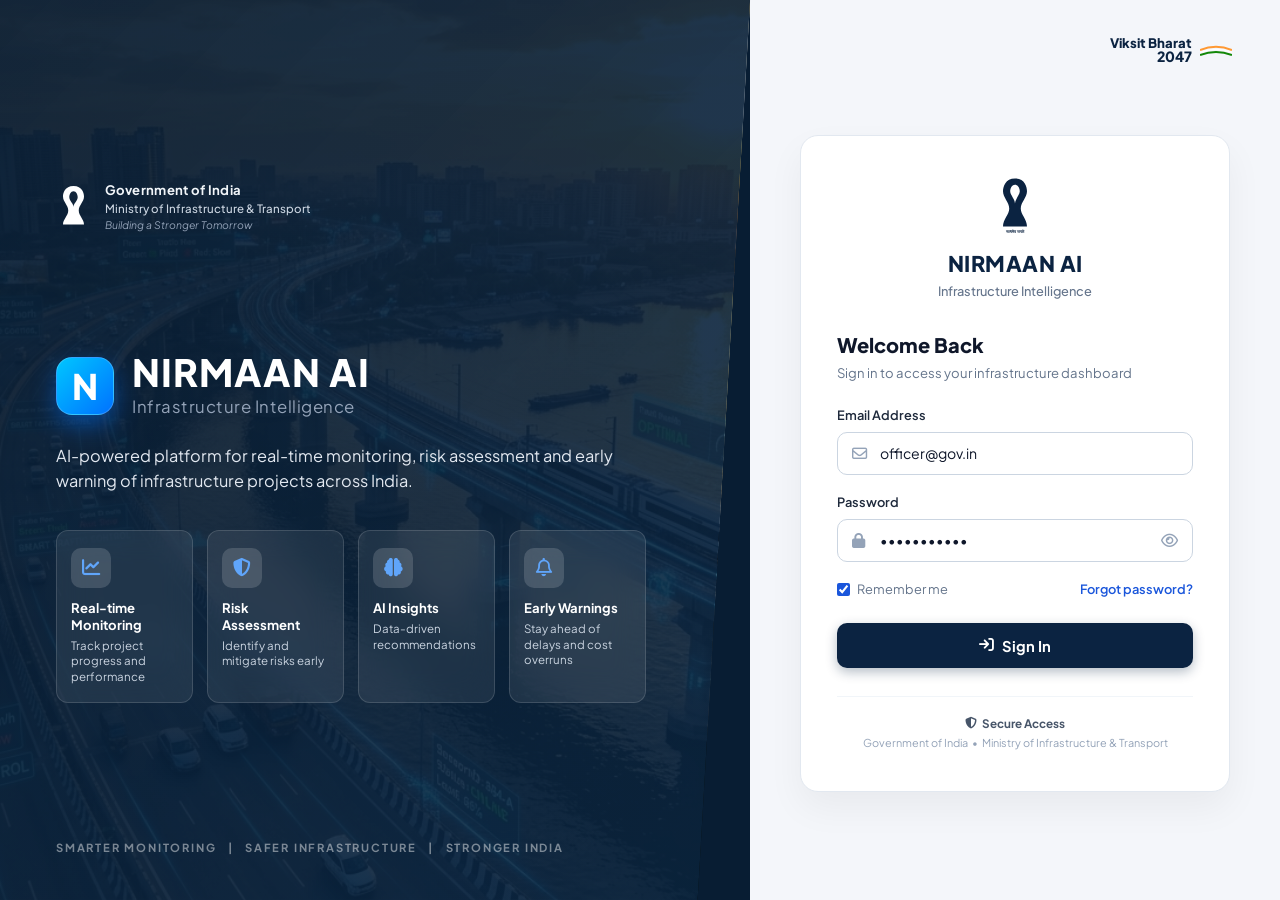
<file: SIH/index.html>
<!DOCTYPE html>
<html lang="en">
<head>
  <meta charset="UTF-8">
  <meta http-equiv="refresh" content="0; url=login.html">
  <title>NIRMAAN AI - Infrastructure Intelligence</title>
</head>
<body>
  <p>Redirecting to <a href="login.html">login.html</a>...</p>
</body>
</html>
</file>
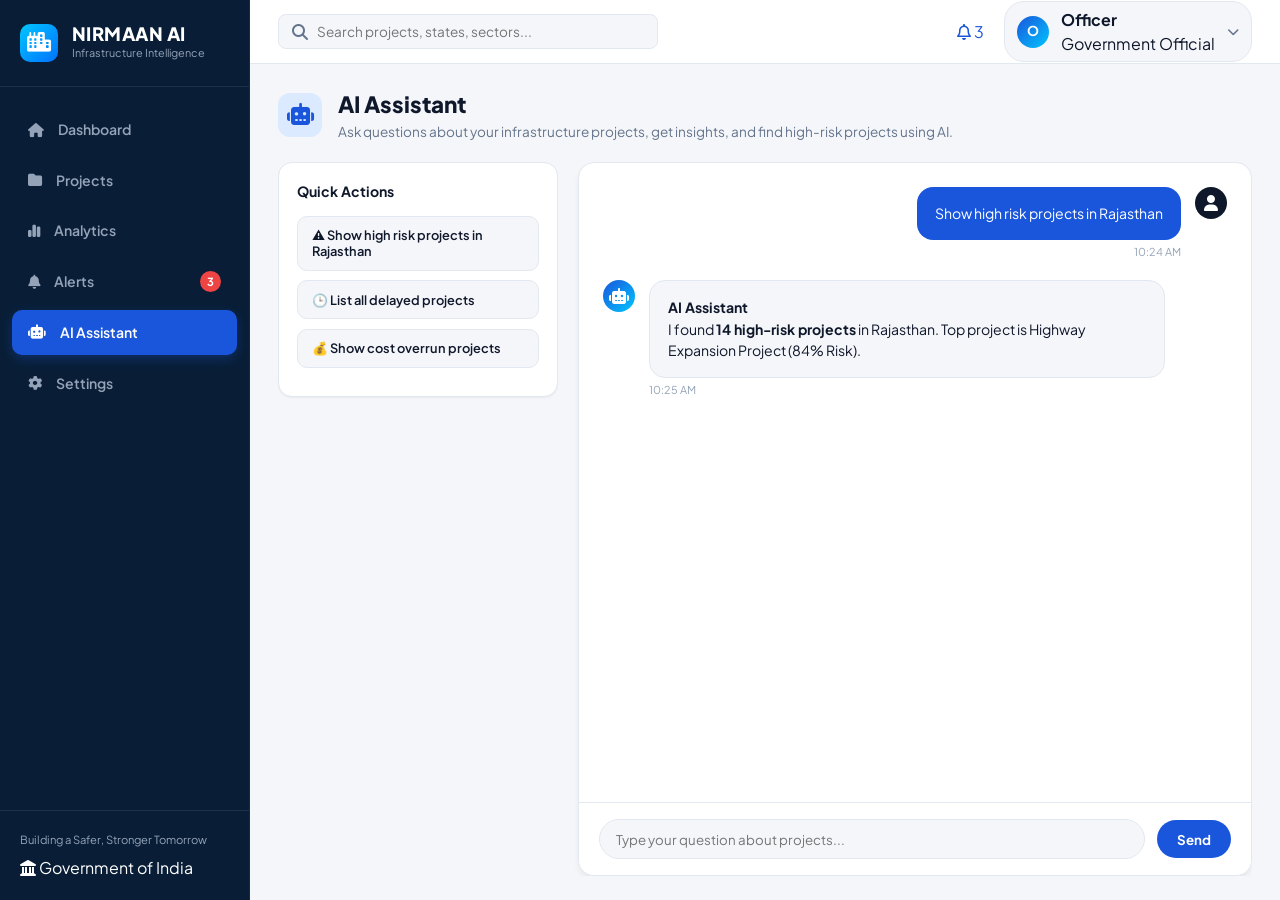
<file: SIH/ai-assistant.html>
<!DOCTYPE html>
<html lang="en" data-theme="light">
<head>
  <meta charset="UTF-8">
  <meta name="viewport" content="width=device-width, initial-scale=1.0">
  <title>NIRMAAN AI - AI Assistant | Government of India</title>
  
  <!-- FontAwesome Icons -->
  <link rel="stylesheet" href="https://cdnjs.cloudflare.com/ajax/libs/font-awesome/6.4.0/css/all.min.css">
  
  <!-- Stylesheets -->
  <link rel="stylesheet" href="assets/css/common.css">
  <link rel="stylesheet" href="assets/css/components.css">
  <link rel="stylesheet" href="assets/css/ai-assistant.css">
</head>
<body>

  <div class="dashboard-shell-layout">
    <!-- Sidebar Navigation -->
    <aside class="app-sidebar">
      <div class="sidebar-header">
        <div class="sidebar-brand-icon"><i class="fa-solid fa-city"></i></div>
        <div class="sidebar-brand-text">
          <h2>NIRMAAN AI</h2>
          <p>Infrastructure Intelligence</p>
        </div>
      </div>

      <nav class="sidebar-nav">
        <a class="nav-item" href="dashboard.html">
          <div class="nav-item-left"><i class="fa-solid fa-house"></i> <span>Dashboard</span></div>
        </a>
        <a class="nav-item" href="projects.html">
          <div class="nav-item-left"><i class="fa-solid fa-folder"></i> <span>Projects</span></div>
        </a>
        <a class="nav-item" href="analytics.html">
          <div class="nav-item-left"><i class="fa-solid fa-chart-simple"></i> <span>Analytics</span></div>
        </a>
        <a class="nav-item" href="alerts.html">
          <div class="nav-item-left"><i class="fa-solid fa-bell"></i> <span>Alerts</span></div>
          <span class="nav-badge">3</span>
        </a>
        <a class="nav-item active" href="ai-assistant.html">
          <div class="nav-item-left"><i class="fa-solid fa-robot"></i> <span>AI Assistant</span></div>
        </a>
        <a class="nav-item" href="settings.html">
          <div class="nav-item-left"><i class="fa-solid fa-gear"></i> <span>Settings</span></div>
        </a>
      </nav>

      <div class="sidebar-footer">
        <div style="font-size: 0.7rem; color: #94a3b8; margin-bottom: 0.5rem;">Building a Safer, Stronger Tomorrow</div>
        <div class="sidebar-gov-footer">
          <i class="fa-solid fa-landmark"></i>
          <span>Government of India</span>
        </div>
      </div>
    </aside>

    <!-- Main Content Area -->
    <main class="app-main-content">
      <header class="app-topbar">
        <div class="topbar-search">
          <i class="fa-solid fa-magnifying-glass topbar-search-icon"></i>
          <input type="text" placeholder="Search projects, states, sectors...">
        </div>

        <div class="topbar-right">
          <a class="notification-btn" href="alerts.html">
            <i class="fa-regular fa-bell"></i>
            <span class="notification-badge-dot">3</span>
          </a>

          <div class="user-profile-badge" id="profile-dropdown-btn">
            <div class="profile-avatar">O</div>
            <div class="profile-details">
              <h4>Officer</h4>
              <p>Government Official</p>
            </div>
            <i class="fa-solid fa-chevron-down" style="font-size: 0.75rem; color: var(--text-muted);"></i>
          </div>
        </div>
      </header>

      <div class="page-content-area">
        <div class="ai-assistant-layout">
          <div class="page-header-row" style="display: flex; gap: 1rem; align-items: center;">
            <div class="page-header-icon" style="width: 44px; height: 44px; background: #dbeafe; color: #1a56db; border-radius: 12px; display: flex; align-items: center; justify-content: center; font-size: 1.35rem;"><i class="fa-solid fa-robot"></i></div>
            <div class="page-header-text">
              <h1 style="font-size: 1.4rem; font-weight: 800;">AI Assistant</h1>
              <p style="font-size: 0.85rem; color: var(--text-muted);">Ask questions about your infrastructure projects, get insights, and find high-risk projects using AI.</p>
            </div>
          </div>

          <div class="ai-assistant-grid">
            <div class="ai-left-column">
              <div class="quick-actions-panel">
                <div style="font-size: 0.88rem; font-weight: 700; margin-bottom: 0.85rem;">Quick Actions</div>
                <button class="quick-action-pill-btn prompt-btn" data-prompt="Show high risk projects in Rajasthan">⚠️ Show high risk projects in Rajasthan</button>
                <button class="quick-action-pill-btn prompt-btn" data-prompt="List all delayed projects">🕒 List all delayed projects</button>
                <button class="quick-action-pill-btn prompt-btn" data-prompt="Show cost overrun projects">💰 Show cost overrun projects</button>
              </div>
            </div>

            <div class="ai-chat-column">
              <div class="chat-history-body" id="chat-messages-container">
                <div class="chat-message-row user">
                  <div class="chat-avatar user" style="width: 32px; height: 32px; border-radius: 50%; background: #0f172a; color: white; display: flex; align-items: center; justify-content: center;"><i class="fa-solid fa-user"></i></div>
                  <div>
                    <div class="chat-bubble">Show high risk projects in Rajasthan</div>
                    <div style="font-size: 0.68rem; color: var(--text-light); text-align: right; margin-top: 4px;">10:24 AM</div>
                  </div>
                </div>

                <div class="chat-message-row bot">
                  <div class="chat-avatar bot" style="width: 32px; height: 32px; border-radius: 50%; background: linear-gradient(135deg, #1a56db, #00c6ff); color: white; display: flex; align-items: center; justify-content: center;"><i class="fa-solid fa-robot"></i></div>
                  <div style="flex: 1;">
                    <div class="chat-bubble">
                      <p><strong>AI Assistant</strong></p>
                      <p>I found <strong>14 high-risk projects</strong> in Rajasthan. Top project is Highway Expansion Project (84% Risk).</p>
                    </div>
                    <div style="font-size: 0.68rem; color: var(--text-light); margin-top: 4px;">10:25 AM</div>
                  </div>
                </div>
              </div>

              <form class="chat-input-bar" id="ai-chat-form">
                <input type="text" id="ai-input-field" class="chat-text-input" placeholder="Type your question about projects...">
                <button type="submit" style="padding: 0.65rem 1.25rem; background: var(--color-accent); color: white; border-radius: 20px; font-weight: 700;">Send</button>
              </form>
            </div>
          </div>
        </div>
      </div>
    </main>
  </div>

  <script src="assets/js/data.js"></script>
  <script src="assets/js/common.js"></script>
  <script src="assets/js/ai-assistant.js"></script>
</body>
</html>
</file>
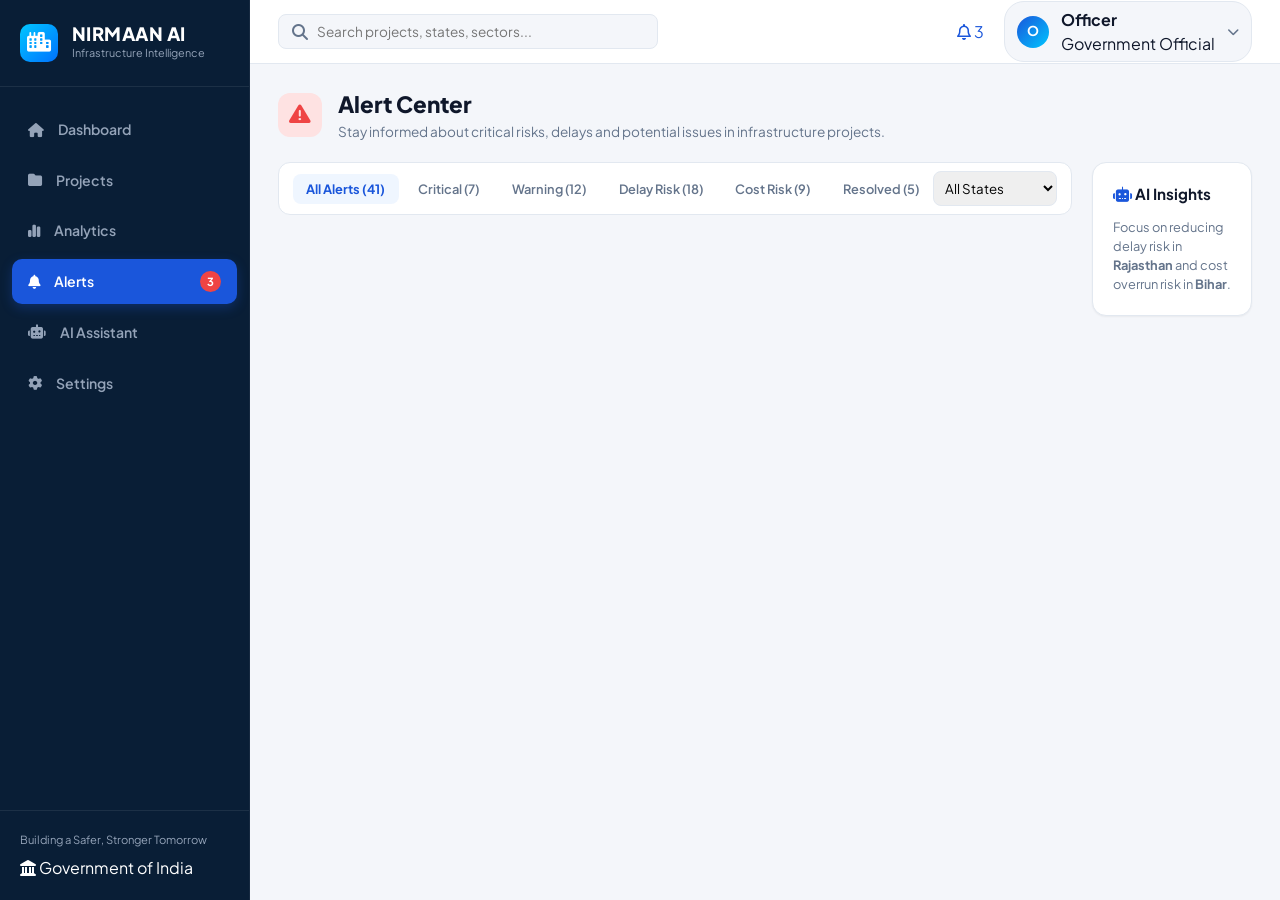
<file: SIH/alerts.html>
<!DOCTYPE html>
<html lang="en" data-theme="light">
<head>
  <meta charset="UTF-8">
  <meta name="viewport" content="width=device-width, initial-scale=1.0">
  <title>NIRMAAN AI - Alert Center | Government of India</title>
  
  <!-- FontAwesome Icons -->
  <link rel="stylesheet" href="https://cdnjs.cloudflare.com/ajax/libs/font-awesome/6.4.0/css/all.min.css">
  
  <!-- Stylesheets -->
  <link rel="stylesheet" href="assets/css/common.css">
  <link rel="stylesheet" href="assets/css/components.css">
  <link rel="stylesheet" href="assets/css/alerts.css">
</head>
<body>

  <div class="dashboard-shell-layout">
    <!-- Sidebar Navigation -->
    <aside class="app-sidebar">
      <div class="sidebar-header">
        <div class="sidebar-brand-icon"><i class="fa-solid fa-city"></i></div>
        <div class="sidebar-brand-text">
          <h2>NIRMAAN AI</h2>
          <p>Infrastructure Intelligence</p>
        </div>
      </div>

      <nav class="sidebar-nav">
        <a class="nav-item" href="dashboard.html">
          <div class="nav-item-left"><i class="fa-solid fa-house"></i> <span>Dashboard</span></div>
        </a>
        <a class="nav-item" href="projects.html">
          <div class="nav-item-left"><i class="fa-solid fa-folder"></i> <span>Projects</span></div>
        </a>
        <a class="nav-item" href="analytics.html">
          <div class="nav-item-left"><i class="fa-solid fa-chart-simple"></i> <span>Analytics</span></div>
        </a>
        <a class="nav-item active" href="alerts.html">
          <div class="nav-item-left"><i class="fa-solid fa-bell"></i> <span>Alerts</span></div>
          <span class="nav-badge">3</span>
        </a>
        <a class="nav-item" href="ai-assistant.html">
          <div class="nav-item-left"><i class="fa-solid fa-robot"></i> <span>AI Assistant</span></div>
        </a>
        <a class="nav-item" href="settings.html">
          <div class="nav-item-left"><i class="fa-solid fa-gear"></i> <span>Settings</span></div>
        </a>
      </nav>

      <div class="sidebar-footer">
        <div style="font-size: 0.7rem; color: #94a3b8; margin-bottom: 0.5rem;">Building a Safer, Stronger Tomorrow</div>
        <div class="sidebar-gov-footer">
          <i class="fa-solid fa-landmark"></i>
          <span>Government of India</span>
        </div>
      </div>
    </aside>

    <!-- Main Content Area -->
    <main class="app-main-content">
      <header class="app-topbar">
        <div class="topbar-search">
          <i class="fa-solid fa-magnifying-glass topbar-search-icon"></i>
          <input type="text" placeholder="Search projects, states, sectors...">
        </div>

        <div class="topbar-right">
          <a class="notification-btn" href="alerts.html">
            <i class="fa-regular fa-bell"></i>
            <span class="notification-badge-dot">3</span>
          </a>

          <div class="user-profile-badge" id="profile-dropdown-btn">
            <div class="profile-avatar">O</div>
            <div class="profile-details">
              <h4>Officer</h4>
              <p>Government Official</p>
            </div>
            <i class="fa-solid fa-chevron-down" style="font-size: 0.75rem; color: var(--text-muted);"></i>
          </div>
        </div>
      </header>

      <div class="page-content-area">
        <div class="alert-center-layout">
          <div class="page-header-row" style="display: flex; gap: 1rem; align-items: center;">
            <div class="page-header-icon" style="width: 44px; height: 44px; background: #fee2e2; color: #ef4444; border-radius: 12px; display: flex; align-items: center; justify-content: center; font-size: 1.35rem;"><i class="fa-solid fa-triangle-exclamation"></i></div>
            <div class="page-header-text">
              <h1 style="font-size: 1.4rem; font-weight: 800;">Alert Center</h1>
              <p style="font-size: 0.85rem; color: var(--text-muted);">Stay informed about critical risks, delays and potential issues in infrastructure projects.</p>
            </div>
          </div>

          <div class="alert-main-container">
            <div class="alert-feed-column">
              <div class="feed-filter-bar">
                <div class="filter-tabs" id="alert-tabs-container">
                  <button class="tab-btn active" data-tab="all">All Alerts (41)</button>
                  <button class="tab-btn" data-tab="critical">Critical (7)</button>
                  <button class="tab-btn" data-tab="warning">Warning (12)</button>
                  <button class="tab-btn" data-tab="delay">Delay Risk (18)</button>
                  <button class="tab-btn" data-tab="cost">Cost Risk (9)</button>
                  <button class="tab-btn" data-tab="resolved">Resolved (5)</button>
                </div>

                <select class="select-control" id="state-quick-filter" style="padding: 0.45rem; border-radius: 8px; border: 1px solid var(--border-color);">
                  <option value="all">All States</option>
                  <option value="Rajasthan">Rajasthan</option>
                  <option value="Bihar">Bihar</option>
                  <option value="Uttar Pradesh">Uttar Pradesh</option>
                </select>
              </div>

              <div class="alert-list" id="alert-feed-list"></div>
            </div>

            <div class="alert-sidebar-column">
              <div class="sidebar-panel-card">
                <div style="font-size: 0.95rem; font-weight: 700; margin-bottom: 0.75rem;"><i class="fa-solid fa-robot" style="color: var(--color-accent);"></i> AI Insights</div>
                <div style="font-size: 0.8rem; color: var(--text-muted);">
                  Focus on reducing delay risk in <strong>Rajasthan</strong> and cost overrun risk in <strong>Bihar</strong>.
                </div>
              </div>
            </div>
          </div>
        </div>
      </div>
    </main>
  </div>

  <script src="assets/js/data.js"></script>
  <script src="assets/js/common.js"></script>
  <script src="assets/js/alerts.js"></script>
</body>
</html>
</file>
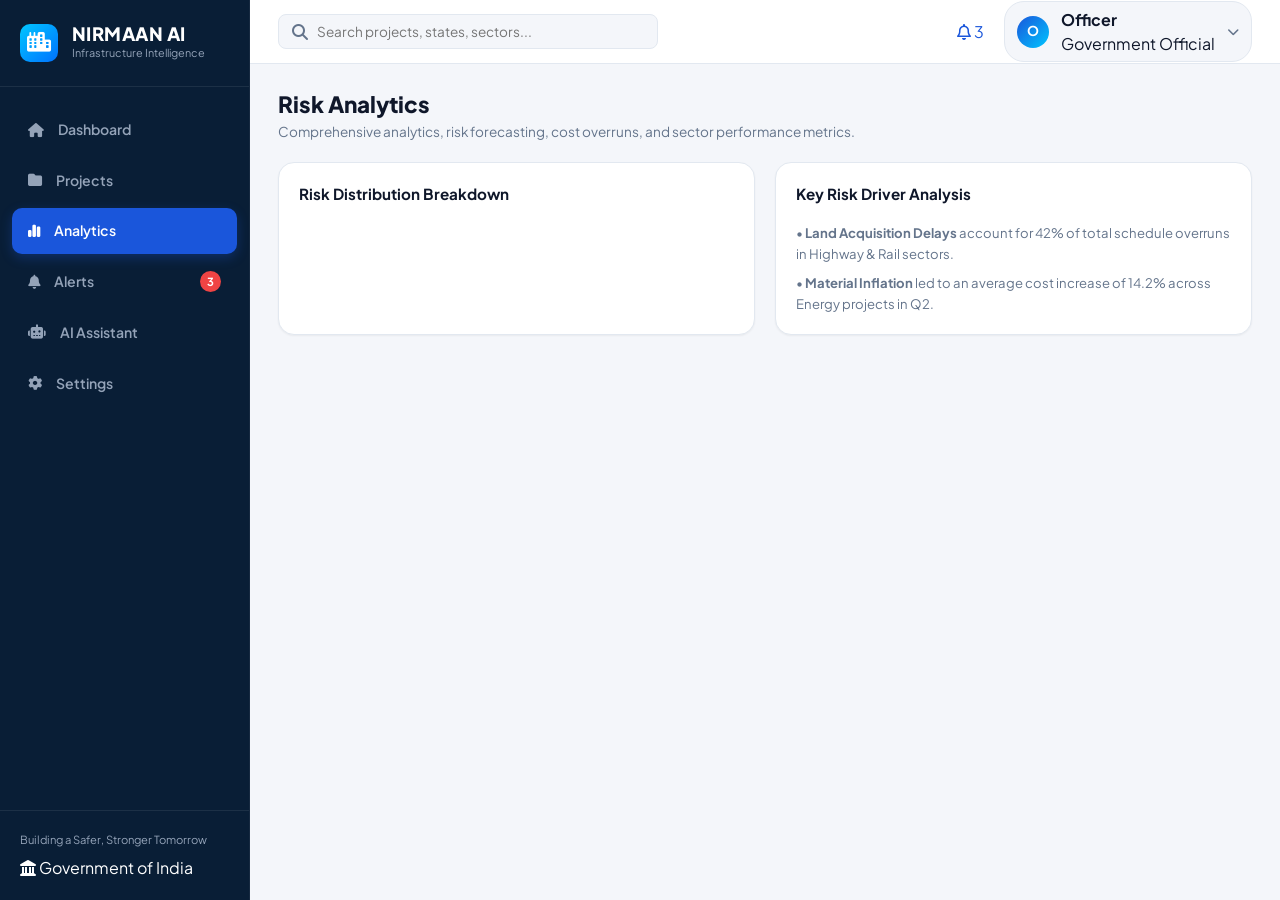
<file: SIH/analytics.html>
<!DOCTYPE html>
<html lang="en" data-theme="light">
<head>
  <meta charset="UTF-8">
  <meta name="viewport" content="width=device-width, initial-scale=1.0">
  <title>NIRMAAN AI - Risk Analytics | Government of India</title>
  
  <!-- FontAwesome Icons -->
  <link rel="stylesheet" href="https://cdnjs.cloudflare.com/ajax/libs/font-awesome/6.4.0/css/all.min.css">
  
  <!-- Stylesheets -->
  <link rel="stylesheet" href="assets/css/common.css">
  <link rel="stylesheet" href="assets/css/components.css">
  <link rel="stylesheet" href="assets/css/analytics.css">
</head>
<body>

  <div class="dashboard-shell-layout">
    <!-- Sidebar Navigation -->
    <aside class="app-sidebar">
      <div class="sidebar-header">
        <div class="sidebar-brand-icon"><i class="fa-solid fa-city"></i></div>
        <div class="sidebar-brand-text">
          <h2>NIRMAAN AI</h2>
          <p>Infrastructure Intelligence</p>
        </div>
      </div>

      <nav class="sidebar-nav">
        <a class="nav-item" href="dashboard.html">
          <div class="nav-item-left"><i class="fa-solid fa-house"></i> <span>Dashboard</span></div>
        </a>
        <a class="nav-item" href="projects.html">
          <div class="nav-item-left"><i class="fa-solid fa-folder"></i> <span>Projects</span></div>
        </a>
        <a class="nav-item active" href="analytics.html">
          <div class="nav-item-left"><i class="fa-solid fa-chart-simple"></i> <span>Analytics</span></div>
        </a>
        <a class="nav-item" href="alerts.html">
          <div class="nav-item-left"><i class="fa-solid fa-bell"></i> <span>Alerts</span></div>
          <span class="nav-badge">3</span>
        </a>
        <a class="nav-item" href="ai-assistant.html">
          <div class="nav-item-left"><i class="fa-solid fa-robot"></i> <span>AI Assistant</span></div>
        </a>
        <a class="nav-item" href="settings.html">
          <div class="nav-item-left"><i class="fa-solid fa-gear"></i> <span>Settings</span></div>
        </a>
      </nav>

      <div class="sidebar-footer">
        <div style="font-size: 0.7rem; color: #94a3b8; margin-bottom: 0.5rem;">Building a Safer, Stronger Tomorrow</div>
        <div class="sidebar-gov-footer">
          <i class="fa-solid fa-landmark"></i>
          <span>Government of India</span>
        </div>
      </div>
    </aside>

    <!-- Main Content Area -->
    <main class="app-main-content">
      <header class="app-topbar">
        <div class="topbar-search">
          <i class="fa-solid fa-magnifying-glass topbar-search-icon"></i>
          <input type="text" placeholder="Search projects, states, sectors...">
        </div>

        <div class="topbar-right">
          <a class="notification-btn" href="alerts.html">
            <i class="fa-regular fa-bell"></i>
            <span class="notification-badge-dot">3</span>
          </a>

          <div class="user-profile-badge" id="profile-dropdown-btn">
            <div class="profile-avatar">O</div>
            <div class="profile-details">
              <h4>Officer</h4>
              <p>Government Official</p>
            </div>
            <i class="fa-solid fa-chevron-down" style="font-size: 0.75rem; color: var(--text-muted);"></i>
          </div>
        </div>
      </header>

      <div class="page-content-area">
        <div class="analytics-layout">
          <div>
            <h1 style="font-size: 1.4rem; font-weight: 800;">Risk Analytics</h1>
            <p style="font-size: 0.85rem; color: var(--text-muted);">Comprehensive analytics, risk forecasting, cost overruns, and sector performance metrics.</p>
          </div>

          <div class="analytics-grid-2col">
            <div class="analytics-card">
              <div class="analytics-card-title">Risk Distribution Breakdown</div>
              <div class="donut-wrapper" id="analytics-donut-container"></div>
            </div>

            <div class="analytics-card">
              <div class="analytics-card-title">Key Risk Driver Analysis</div>
              <div style="font-size: 0.82rem; color: var(--text-muted); line-height: 1.6;">
                <p>• <strong>Land Acquisition Delays</strong> account for 42% of total schedule overruns in Highway & Rail sectors.</p>
                <p style="margin-top: 0.5rem;">• <strong>Material Inflation</strong> led to an average cost increase of 14.2% across Energy projects in Q2.</p>
              </div>
            </div>
          </div>
        </div>
      </div>
    </main>
  </div>

  <script src="assets/js/data.js"></script>
  <script src="assets/js/charts.js"></script>
  <script src="assets/js/common.js"></script>
  <script src="assets/js/analytics.js"></script>
</body>
</html>
</file>
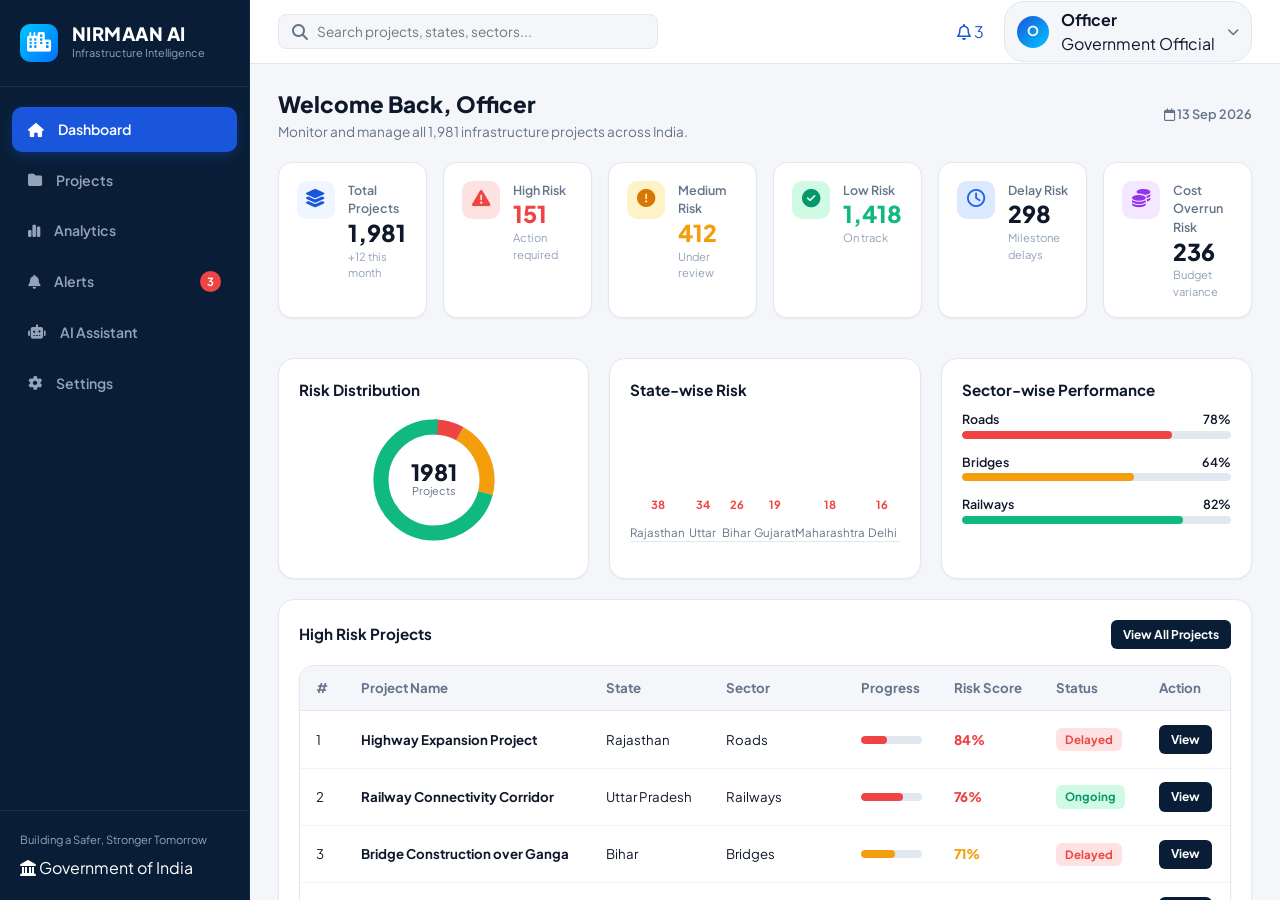
<file: SIH/dashboard.html>
<!DOCTYPE html>
<html lang="en" data-theme="light">
<head>
  <meta charset="UTF-8">
  <meta name="viewport" content="width=device-width, initial-scale=1.0">
  <title>NIRMAAN AI - Dashboard Overview | Government of India</title>
  
  <!-- FontAwesome Icons -->
  <link rel="stylesheet" href="https://cdnjs.cloudflare.com/ajax/libs/font-awesome/6.4.0/css/all.min.css">
  
  <!-- Stylesheets -->
  <link rel="stylesheet" href="assets/css/common.css">
  <link rel="stylesheet" href="assets/css/components.css">
  <link rel="stylesheet" href="assets/css/dashboard.css">
</head>
<body>

  <div class="dashboard-shell-layout">
    <!-- Sidebar Navigation -->
    <aside class="app-sidebar">
      <div class="sidebar-header">
        <div class="sidebar-brand-icon"><i class="fa-solid fa-city"></i></div>
        <div class="sidebar-brand-text">
          <h2>NIRMAAN AI</h2>
          <p>Infrastructure Intelligence</p>
        </div>
      </div>

      <nav class="sidebar-nav">
        <a class="nav-item active" href="dashboard.html">
          <div class="nav-item-left"><i class="fa-solid fa-house"></i> <span>Dashboard</span></div>
        </a>
        <a class="nav-item" href="projects.html">
          <div class="nav-item-left"><i class="fa-solid fa-folder"></i> <span>Projects</span></div>
        </a>
        <a class="nav-item" href="analytics.html">
          <div class="nav-item-left"><i class="fa-solid fa-chart-simple"></i> <span>Analytics</span></div>
        </a>
        <a class="nav-item" href="alerts.html">
          <div class="nav-item-left"><i class="fa-solid fa-bell"></i> <span>Alerts</span></div>
          <span class="nav-badge">3</span>
        </a>
        <a class="nav-item" href="ai-assistant.html">
          <div class="nav-item-left"><i class="fa-solid fa-robot"></i> <span>AI Assistant</span></div>
        </a>
        <a class="nav-item" href="settings.html">
          <div class="nav-item-left"><i class="fa-solid fa-gear"></i> <span>Settings</span></div>
        </a>
      </nav>

      <div class="sidebar-footer">
        <div style="font-size: 0.7rem; color: #94a3b8; margin-bottom: 0.5rem;">Building a Safer, Stronger Tomorrow</div>
        <div class="sidebar-gov-footer">
          <i class="fa-solid fa-landmark"></i>
          <span>Government of India</span>
        </div>
      </div>
    </aside>

    <!-- Main Content Area -->
    <main class="app-main-content">
      <header class="app-topbar">
        <div class="topbar-search">
          <i class="fa-solid fa-magnifying-glass topbar-search-icon"></i>
          <input type="text" placeholder="Search projects, states, sectors...">
        </div>

        <div class="topbar-right">
          <a class="notification-btn" href="alerts.html">
            <i class="fa-regular fa-bell"></i>
            <span class="notification-badge-dot">3</span>
          </a>

          <div class="user-profile-badge" id="profile-dropdown-btn">
            <div class="profile-avatar">O</div>
            <div class="profile-details">
              <h4>Officer</h4>
              <p>Government Official</p>
            </div>
            <i class="fa-solid fa-chevron-down" style="font-size: 0.75rem; color: var(--text-muted);"></i>
          </div>
        </div>
      </header>

      <div class="page-content-area">
        <div class="dashboard-layout">
          <div style="display: flex; align-items: center; justify-content: space-between;">
            <div>
              <h1 style="font-size: 1.4rem; font-weight: 800;">Welcome Back, Officer</h1>
              <p style="font-size: 0.85rem; color: var(--text-muted);">Monitor and manage all 1,981 infrastructure projects across India.</p>
            </div>
            <div style="font-size: 0.8rem; font-weight: 600; color: var(--text-muted);"><i class="fa-regular fa-calendar"></i> 13 Sep 2026</div>
          </div>

          <!-- Top Metrics Cards -->
          <div class="metrics-summary-grid">
            <div class="metric-card">
              <div class="metric-icon-box total"><i class="fa-solid fa-layer-group"></i></div>
              <div class="metric-info">
                <h4>Total Projects</h4>
                <div class="metric-count">1,981</div>
                <div class="metric-sub">+12 this month</div>
              </div>
            </div>
            <div class="metric-card">
              <div class="metric-icon-box critical"><i class="fa-solid fa-triangle-exclamation"></i></div>
              <div class="metric-info">
                <h4>High Risk</h4>
                <div class="metric-count" style="color: #ef4444;">151</div>
                <div class="metric-sub">Action required</div>
              </div>
            </div>
            <div class="metric-card">
              <div class="metric-icon-box warning"><i class="fa-solid fa-circle-exclamation"></i></div>
              <div class="metric-info">
                <h4>Medium Risk</h4>
                <div class="metric-count" style="color: #f59e0b;">412</div>
                <div class="metric-sub">Under review</div>
              </div>
            </div>
            <div class="metric-card">
              <div class="metric-icon-box resolved"><i class="fa-solid fa-circle-check"></i></div>
              <div class="metric-info">
                <h4>Low Risk</h4>
                <div class="metric-count" style="color: #10b981;">1,418</div>
                <div class="metric-sub">On track</div>
              </div>
            </div>
            <div class="metric-card">
              <div class="metric-icon-box delay"><i class="fa-regular fa-clock"></i></div>
              <div class="metric-info">
                <h4>Delay Risk</h4>
                <div class="metric-count">298</div>
                <div class="metric-sub">Milestone delays</div>
              </div>
            </div>
            <div class="metric-card">
              <div class="metric-icon-box cost"><i class="fa-solid fa-coins"></i></div>
              <div class="metric-info">
                <h4>Cost Overrun Risk</h4>
                <div class="metric-count">236</div>
                <div class="metric-sub">Budget variance</div>
              </div>
            </div>
          </div>

          <!-- Charts Row -->
          <div class="dashboard-grid-row">
            <div class="dashboard-card">
              <div class="dashboard-card-title">Risk Distribution</div>
              <div class="donut-wrapper" id="dashboard-donut-container"></div>
            </div>

            <div class="dashboard-card">
              <div class="dashboard-card-title">State-wise Risk</div>
              <div id="dashboard-state-barchart"></div>
            </div>

            <div class="dashboard-card">
              <div class="dashboard-card-title">Sector-wise Performance</div>
              <div style="display: flex; flex-direction: column; gap: 0.85rem; margin-top: 0.5rem;">
                <div>
                  <div style="display: flex; justify-content: space-between; font-size: 0.78rem; font-weight: 600; margin-bottom: 2px;">
                    <span>Roads</span><span>78%</span>
                  </div>
                  <div class="progress-bar-wrap"><div class="progress-bar-fill high-risk" style="width: 78%;"></div></div>
                </div>
                <div>
                  <div style="display: flex; justify-content: space-between; font-size: 0.78rem; font-weight: 600; margin-bottom: 2px;">
                    <span>Bridges</span><span>64%</span>
                  </div>
                  <div class="progress-bar-wrap"><div class="progress-bar-fill medium-risk" style="width: 64%;"></div></div>
                </div>
                <div>
                  <div style="display: flex; justify-content: space-between; font-size: 0.78rem; font-weight: 600; margin-bottom: 2px;">
                    <span>Railways</span><span>82%</span>
                  </div>
                  <div class="progress-bar-wrap"><div class="progress-bar-fill low-risk" style="width: 82%;"></div></div>
                </div>
              </div>
            </div>
          </div>

          <!-- High Risk Table -->
          <div class="dashboard-card">
            <div class="dashboard-card-header">
              <div class="dashboard-card-title">High Risk Projects</div>
              <a href="projects.html" class="btn-action-sm">View All Projects</a>
            </div>
            <div class="data-table-container">
              <table class="data-table">
                <thead>
                  <tr>
                    <th>#</th>
                    <th>Project Name</th>
                    <th>State</th>
                    <th>Sector</th>
                    <th>Progress</th>
                    <th>Risk Score</th>
                    <th>Status</th>
                    <th>Action</th>
                  </tr>
                </thead>
                <tbody id="dashboard-high-risk-table-body"></tbody>
              </table>
            </div>
          </div>
        </div>
      </div>
    </main>
  </div>

  <script src="assets/js/data.js"></script>
  <script src="assets/js/charts.js"></script>
  <script src="assets/js/common.js"></script>
  <script src="assets/js/dashboard.js"></script>
</body>
</html>
</file>
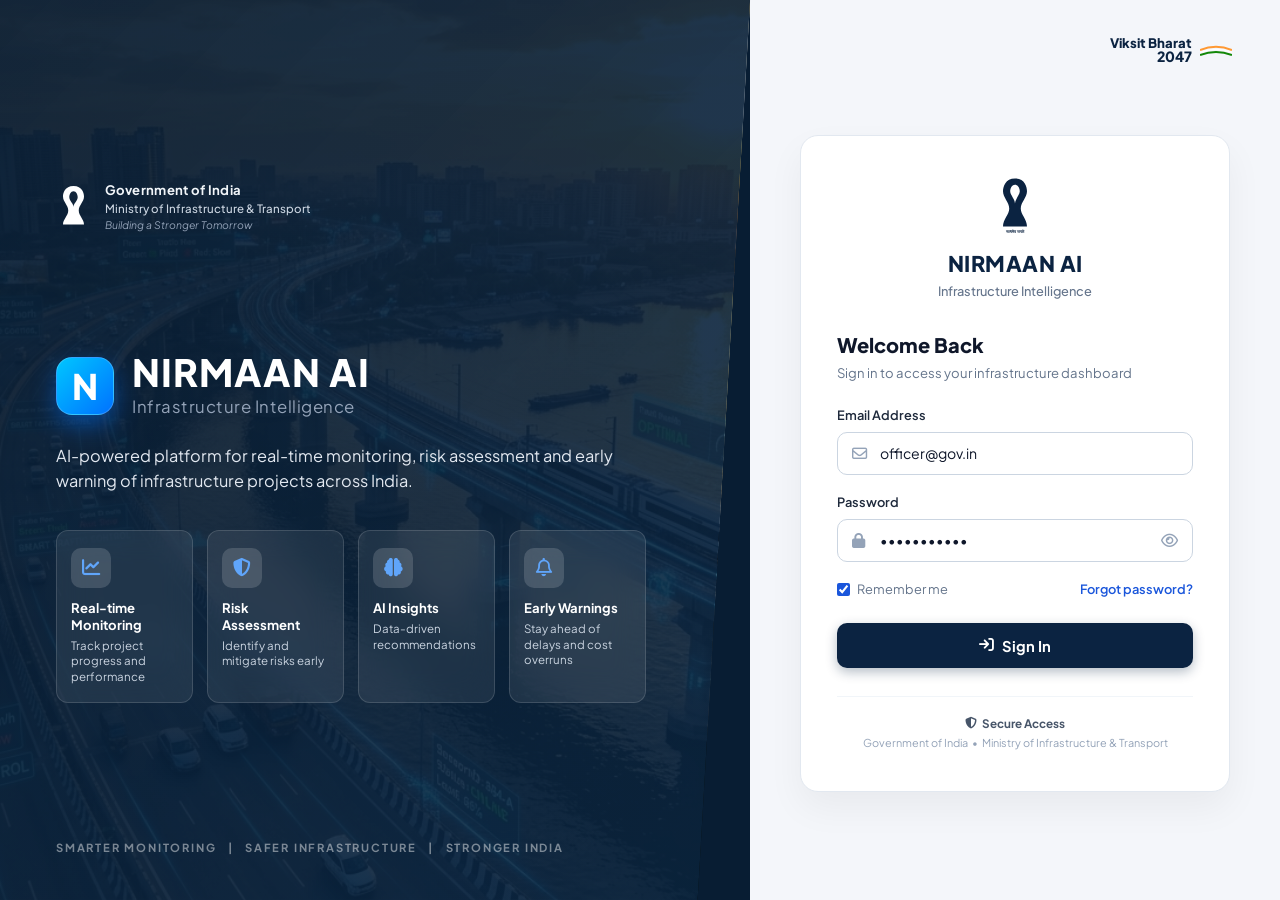
<file: SIH/login.html>
<!DOCTYPE html>
<html lang="en">
<head>
  <meta charset="UTF-8">
  <meta name="viewport" content="width=device-width, initial-scale=1.0">
  <title>NIRMAAN AI - Sign In | Government of India</title>
  
  <!-- Google Fonts: Plus Jakarta Sans & Inter -->
  <link rel="preconnect" href="https://fonts.googleapis.com">
  <link rel="preconnect" href="https://fonts.gstatic.com" crossorigin>
  <link href="https://fonts.googleapis.com/css2?family=Plus+Jakarta+Sans:wght@400;500;600;700;800&family=Inter:wght@400;500;600;700&display=swap" rel="stylesheet">
  
  <!-- FontAwesome Icons -->
  <link rel="stylesheet" href="https://cdnjs.cloudflare.com/ajax/libs/font-awesome/6.4.0/css/all.min.css">
  
  <!-- Custom Stylesheets -->
  <link rel="stylesheet" href="assets/css/common.css">
  <link rel="stylesheet" href="assets/css/login.css">
</head>
<body class="login-body">

  <div class="login-container">
    <!-- Left Hero Section -->
    <div class="login-left-section">
      <div class="login-left-overlay"></div>
      
      <!-- Top Left Branding -->
      <div class="top-left-gov">
        <svg class="ashoka-emblem-small" viewBox="0 0 100 120" fill="currentColor">
          <path d="M50 0 C25 0 20 20 20 30 C20 45 35 55 35 70 C35 85 20 95 20 110 L80 110 C80 95 65 85 65 70 C65 55 80 45 80 30 C80 20 75 0 50 0 Z M50 15 C58 15 62 25 62 32 C62 42 50 50 50 60 C50 50 38 42 38 32 C38 25 42 15 50 15 Z" />
        </svg>
        <div class="gov-text-block">
          <div class="gov-heading">Government of India</div>
          <div class="gov-subheading">Ministry of Infrastructure & Transport</div>
          <div class="gov-motto">Building a Stronger Tomorrow</div>
        </div>
      </div>

      <!-- Center Hero Branding -->
      <div class="hero-center-content">
        <div class="nirmaan-brand-header">
          <div class="nirmaan-logo-3d">
            <span>N</span>
          </div>
          <div class="nirmaan-title-block">
            <h1>NIRMAAN AI</h1>
            <p>Infrastructure Intelligence</p>
          </div>
        </div>

        <p class="nirmaan-tagline-desc">
          AI-powered platform for real-time monitoring, risk assessment and early warning of infrastructure projects across India.
        </p>

        <!-- 4 Feature Cards Grid -->
        <div class="features-4col-grid">
          <div class="feature-card-item">
            <div class="feature-icon-wrapper">
              <i class="fa-solid fa-chart-line"></i>
            </div>
            <h4>Real-time Monitoring</h4>
            <p>Track project progress and performance</p>
          </div>

          <div class="feature-card-item">
            <div class="feature-icon-wrapper">
              <i class="fa-solid fa-shield-halved"></i>
            </div>
            <h4>Risk Assessment</h4>
            <p>Identify and mitigate risks early</p>
          </div>

          <div class="feature-card-item">
            <div class="feature-icon-wrapper">
              <i class="fa-solid fa-brain"></i>
            </div>
            <h4>AI Insights</h4>
            <p>Data-driven recommendations</p>
          </div>

          <div class="feature-card-item">
            <div class="feature-icon-wrapper">
              <i class="fa-regular fa-bell"></i>
            </div>
            <h4>Early Warnings</h4>
            <p>Stay ahead of delays and cost overruns</p>
          </div>
        </div>
      </div>

      <!-- Bottom Tagline -->
      <div class="left-bottom-motto">
        SMARTER MONITORING &nbsp;&nbsp;|&nbsp;&nbsp; SAFER INFRASTRUCTURE &nbsp;&nbsp;|&nbsp;&nbsp; STRONGER INDIA
      </div>
    </div>

    <!-- Right Login Section -->
    <div class="login-right-section">
      <!-- Top Right Viksit Bharat Logo -->
      <div class="top-right-viksit-container">
        <div class="viksit-text-group">
          <div class="viksit-title">Viksit Bharat</div>
          <div class="viksit-year">2047</div>
        </div>
        <svg class="viksit-tricolor-curve" viewBox="0 0 50 20">
          <path d="M 0 10 Q 25 0 50 10" fill="none" stroke="#FF9933" stroke-width="3" />
          <path d="M 0 14 Q 25 4 50 14" fill="none" stroke="#FFFFFF" stroke-width="2" />
          <path d="M 0 18 Q 25 8 50 18" fill="none" stroke="#138808" stroke-width="3" />
        </svg>
      </div>

      <!-- White Login Form Card -->
      <div class="login-box-card">
        <!-- Ashoka Emblem Center Header -->
        <div class="card-emblem-header">
          <svg class="ashoka-emblem-card" viewBox="0 0 100 120" fill="#0b2341">
            <path d="M50 5 C30 5 25 22 25 32 C25 45 38 55 38 68 C38 80 25 90 25 105 L75 105 C75 90 62 80 62 68 C62 55 75 45 75 32 C75 22 70 5 50 5 Z M50 18 C56 18 60 25 60 32 C60 40 50 48 50 58 C50 48 40 40 40 32 C40 25 44 18 50 18 Z"/>
            <text x="50" y="118" font-size="9" font-weight="700" text-anchor="middle" fill="#0b2341">सत्यमेव जयते</text>
          </svg>

          <h2 class="card-nirmaan-title">NIRMAAN AI</h2>
          <div class="card-nirmaan-sub">Infrastructure Intelligence</div>
        </div>

        <div class="welcome-heading-block">
          <h3>Welcome Back</h3>
          <p>Sign in to access your infrastructure dashboard</p>
        </div>

        <form id="login-form">
          <div class="form-field-wrapper">
            <label for="login-email">Email Address</label>
            <div class="input-icon-group">
              <i class="fa-regular fa-envelope field-left-icon"></i>
              <input type="email" id="login-email" class="custom-input" value="officer@gov.in" placeholder="officer@gov.in" required>
            </div>
          </div>

          <div class="form-field-wrapper">
            <label for="login-password">Password</label>
            <div class="input-icon-group">
              <i class="fa-solid fa-lock field-left-icon"></i>
              <input type="password" id="login-password" class="custom-input" placeholder="Enter your password" value="password123" required>
              <i class="fa-regular fa-eye field-right-icon" id="toggle-password-eye"></i>
            </div>
          </div>

          <div class="form-extra-options">
            <label class="remember-check">
              <input type="checkbox" checked>
              <span>Remember me</span>
            </label>
            <a href="#" class="forgot-link">Forgot password?</a>
          </div>

          <button type="submit" class="btn-signin-submit">
            <i class="fa-solid fa-arrow-right-to-bracket"></i>
            <span>Sign In</span>
          </button>
        </form>

        <div class="card-security-footer">
          <div class="secure-label">
            <i class="fa-solid fa-shield-halved"></i>
            <span>Secure Access</span>
          </div>
          <div class="secure-gov-text">Government of India &nbsp;&bull;&nbsp; Ministry of Infrastructure & Transport</div>
        </div>
      </div>

      <!-- Bottom Spacer -->
      <div></div>
    </div>
  </div>

  <script src="assets/js/login.js"></script>
</body>
</html>
</file>
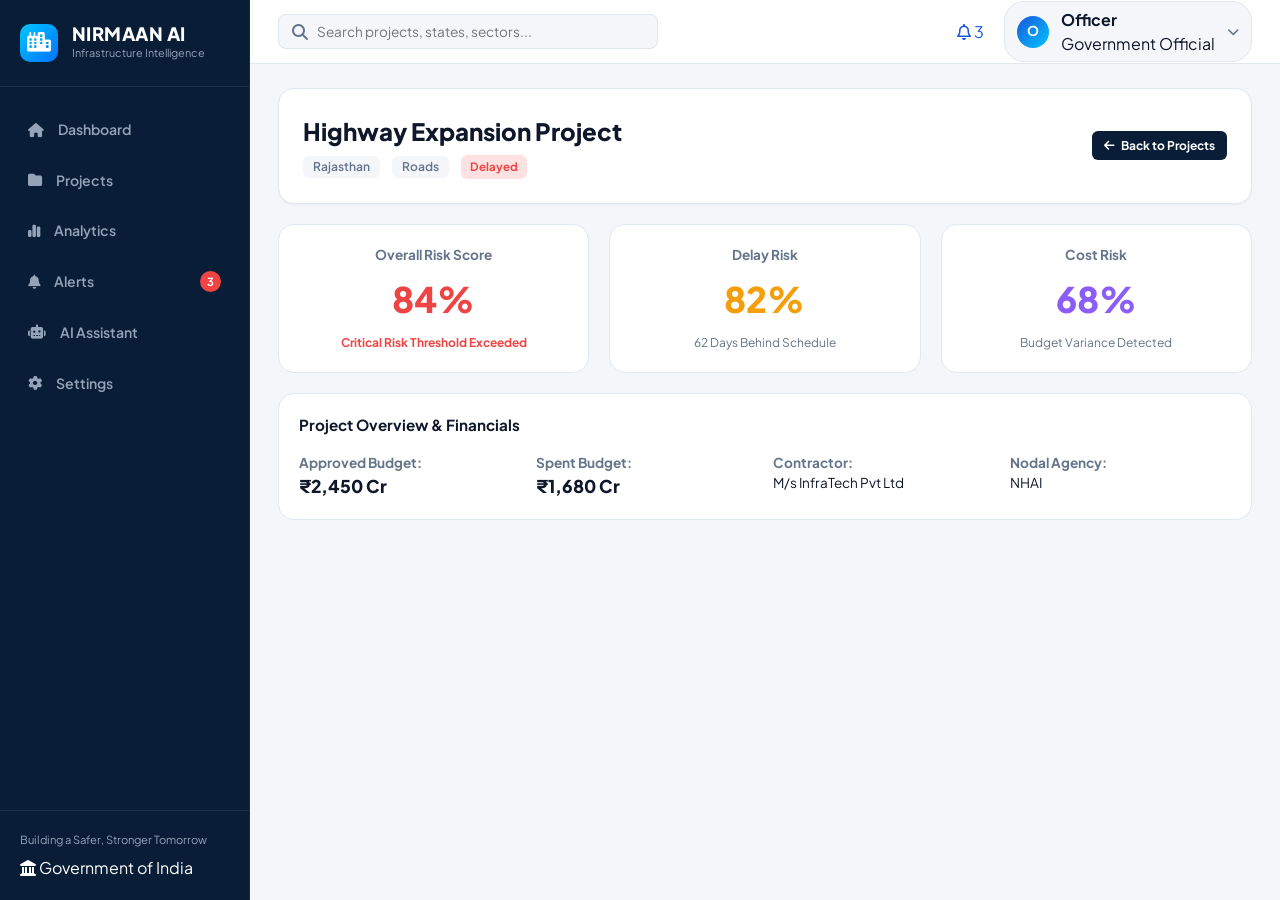
<file: SIH/project-detail.html>
<!DOCTYPE html>
<html lang="en" data-theme="light">
<head>
  <meta charset="UTF-8">
  <meta name="viewport" content="width=device-width, initial-scale=1.0">
  <title>NIRMAAN AI - Project Inspection Detail | Government of India</title>
  
  <!-- FontAwesome Icons -->
  <link rel="stylesheet" href="https://cdnjs.cloudflare.com/ajax/libs/font-awesome/6.4.0/css/all.min.css">
  
  <!-- Stylesheets -->
  <link rel="stylesheet" href="assets/css/common.css">
  <link rel="stylesheet" href="assets/css/components.css">
  <link rel="stylesheet" href="assets/css/projects.css">
</head>
<body>

  <div class="dashboard-shell-layout">
    <!-- Sidebar Navigation -->
    <aside class="app-sidebar">
      <div class="sidebar-header">
        <div class="sidebar-brand-icon"><i class="fa-solid fa-city"></i></div>
        <div class="sidebar-brand-text">
          <h2>NIRMAAN AI</h2>
          <p>Infrastructure Intelligence</p>
        </div>
      </div>

      <nav class="sidebar-nav">
        <a class="nav-item" href="dashboard.html">
          <div class="nav-item-left"><i class="fa-solid fa-house"></i> <span>Dashboard</span></div>
        </a>
        <a class="nav-item active" href="projects.html">
          <div class="nav-item-left"><i class="fa-solid fa-folder"></i> <span>Projects</span></div>
        </a>
        <a class="nav-item" href="analytics.html">
          <div class="nav-item-left"><i class="fa-solid fa-chart-simple"></i> <span>Analytics</span></div>
        </a>
        <a class="nav-item" href="alerts.html">
          <div class="nav-item-left"><i class="fa-solid fa-bell"></i> <span>Alerts</span></div>
          <span class="nav-badge">3</span>
        </a>
        <a class="nav-item" href="ai-assistant.html">
          <div class="nav-item-left"><i class="fa-solid fa-robot"></i> <span>AI Assistant</span></div>
        </a>
        <a class="nav-item" href="settings.html">
          <div class="nav-item-left"><i class="fa-solid fa-gear"></i> <span>Settings</span></div>
        </a>
      </nav>

      <div class="sidebar-footer">
        <div style="font-size: 0.7rem; color: #94a3b8; margin-bottom: 0.5rem;">Building a Safer, Stronger Tomorrow</div>
        <div class="sidebar-gov-footer">
          <i class="fa-solid fa-landmark"></i>
          <span>Government of India</span>
        </div>
      </div>
    </aside>

    <!-- Main Content Area -->
    <main class="app-main-content">
      <header class="app-topbar">
        <div class="topbar-search">
          <i class="fa-solid fa-magnifying-glass topbar-search-icon"></i>
          <input type="text" placeholder="Search projects, states, sectors...">
        </div>

        <div class="topbar-right">
          <a class="notification-btn" href="alerts.html">
            <i class="fa-regular fa-bell"></i>
            <span class="notification-badge-dot">3</span>
          </a>

          <div class="user-profile-badge" id="profile-dropdown-btn">
            <div class="profile-avatar">O</div>
            <div class="profile-details">
              <h4>Officer</h4>
              <p>Government Official</p>
            </div>
            <i class="fa-solid fa-chevron-down" style="font-size: 0.75rem; color: var(--text-muted);"></i>
          </div>
        </div>
      </header>

      <div class="page-content-area">
        <div class="project-detail-layout">
          <div class="detail-hero-banner">
            <div class="detail-header-left">
              <h1 id="detail-project-name">Highway Expansion Project</h1>
              <div class="detail-chips-row">
                <span class="chip-tag" id="detail-project-state">Rajasthan</span>
                <span class="chip-tag" id="detail-project-sector">Roads</span>
                <span class="status-badge delayed">Delayed</span>
              </div>
            </div>
            <a class="btn-action-sm" href="projects.html"><i class="fa-solid fa-arrow-left"></i> Back to Projects</a>
          </div>

          <div class="detail-metrics-grid">
            <div class="detail-gauge-card">
              <div style="font-size: 0.85rem; font-weight: 700; color: var(--text-muted);">Overall Risk Score</div>
              <div class="gauge-val" id="detail-overall-risk">84%</div>
              <div style="font-size: 0.75rem; color: #ef4444; font-weight: 700;">Critical Risk Threshold Exceeded</div>
            </div>

            <div class="detail-gauge-card">
              <div style="font-size: 0.85rem; font-weight: 700; color: var(--text-muted);">Delay Risk</div>
              <div class="gauge-val" style="color: #f59e0b;" id="detail-delay-risk">82%</div>
              <div style="font-size: 0.75rem; color: var(--text-muted);">62 Days Behind Schedule</div>
            </div>

            <div class="detail-gauge-card">
              <div style="font-size: 0.85rem; font-weight: 700; color: var(--text-muted);">Cost Risk</div>
              <div class="gauge-val" style="color: #8b5cf6;" id="detail-cost-risk">68%</div>
              <div style="font-size: 0.75rem; color: var(--text-muted);">Budget Variance Detected</div>
            </div>
          </div>

          <div class="dashboard-card" style="background: white; border: 1px solid var(--border-color); border-radius: 16px; padding: 1.25rem;">
            <div style="font-size: 0.95rem; font-weight: 700;">Project Overview & Financials</div>
            <div style="display: grid; grid-template-columns: repeat(4, 1fr); gap: 1rem; margin-top: 1rem; font-size: 0.85rem;">
              <div><strong style="color: var(--text-muted);">Approved Budget:</strong> <p id="detail-approved-budget" style="font-size: 1.1rem; font-weight: 800;">₹2,450 Cr</p></div>
              <div><strong style="color: var(--text-muted);">Spent Budget:</strong> <p id="detail-spent-budget" style="font-size: 1.1rem; font-weight: 800;">₹1,680 Cr</p></div>
              <div><strong style="color: var(--text-muted);">Contractor:</strong> <p id="detail-contractor">M/s InfraTech Pvt Ltd</p></div>
              <div><strong style="color: var(--text-muted);">Nodal Agency:</strong> <p id="detail-agency">NHAI</p></div>
            </div>
          </div>
        </div>
      </div>
    </main>
  </div>

  <script src="assets/js/data.js"></script>
  <script src="assets/js/common.js"></script>
  <script>
    document.addEventListener('DOMContentLoaded', () => {
      const urlParams = new URLSearchParams(window.location.search);
      const projId = urlParams.get('id') || 'PRJ-1001';
      const project = window.NIRMAAN_DATA.projects.find(p => p.id === projId) || window.NIRMAAN_DATA.projects[0];

      document.getElementById('detail-project-name').innerText = project.name;
      document.getElementById('detail-project-state').innerText = project.state;
      document.getElementById('detail-project-sector').innerText = project.sector;
      document.getElementById('detail-overall-risk').innerText = `${project.riskScore}%`;
      document.getElementById('detail-delay-risk').innerText = `${project.delayRisk}%`;
      document.getElementById('detail-cost-risk').innerText = `${project.costRisk}%`;
      document.getElementById('detail-approved-budget').innerText = project.approvedBudget;
      document.getElementById('detail-spent-budget').innerText = project.spentBudget;
      document.getElementById('detail-contractor').innerText = project.contractor;
      document.getElementById('detail-agency').innerText = project.agency;
    });
  </script>
</body>
</html>
</file>
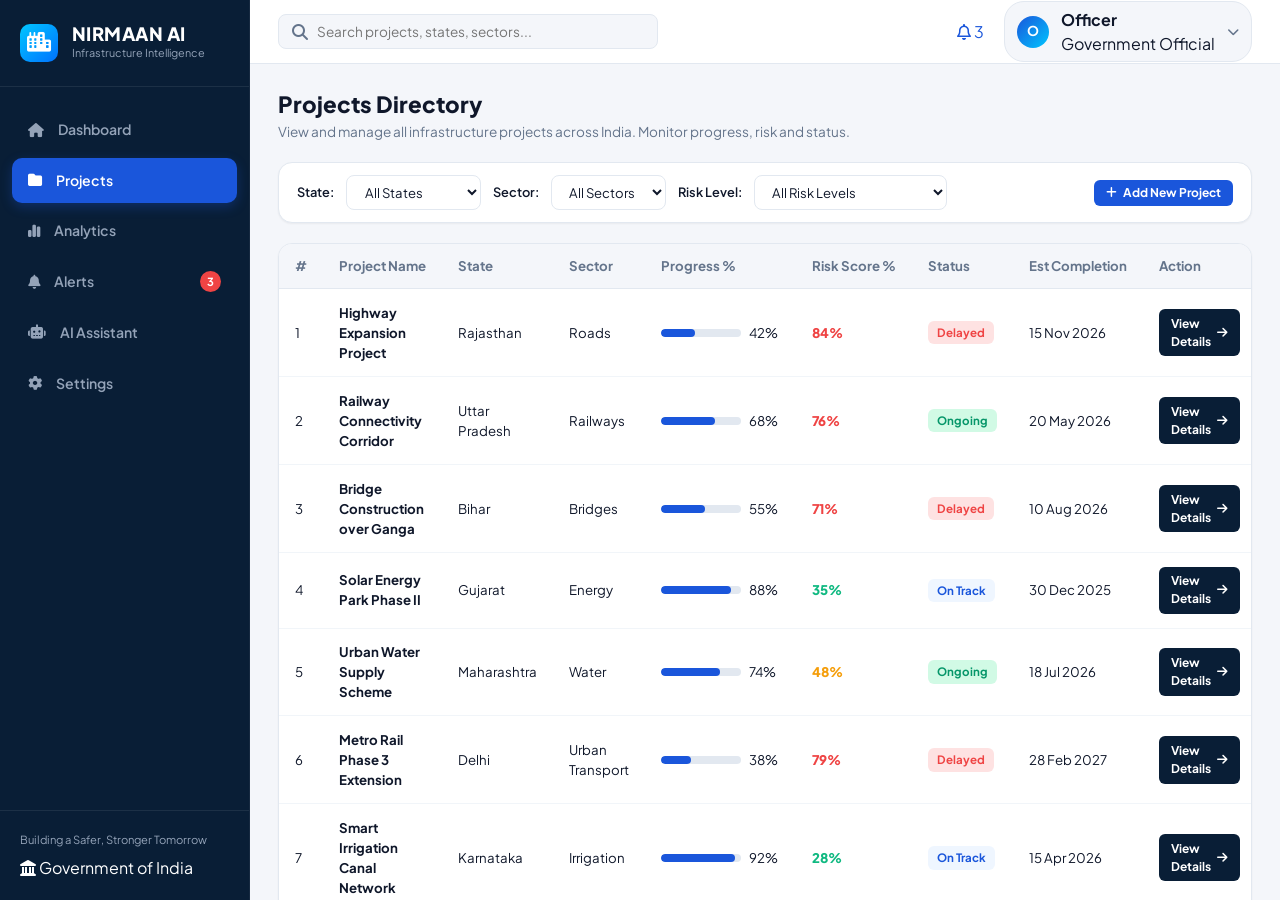
<file: SIH/projects.html>
<!DOCTYPE html>
<html lang="en" data-theme="light">
<head>
  <meta charset="UTF-8">
  <meta name="viewport" content="width=device-width, initial-scale=1.0">
  <title>NIRMAAN AI - Projects Directory | Government of India</title>
  
  <!-- FontAwesome Icons -->
  <link rel="stylesheet" href="https://cdnjs.cloudflare.com/ajax/libs/font-awesome/6.4.0/css/all.min.css">
  
  <!-- Stylesheets -->
  <link rel="stylesheet" href="assets/css/common.css">
  <link rel="stylesheet" href="assets/css/components.css">
  <link rel="stylesheet" href="assets/css/projects.css">
</head>
<body>

  <div class="dashboard-shell-layout">
    <!-- Sidebar Navigation -->
    <aside class="app-sidebar">
      <div class="sidebar-header">
        <div class="sidebar-brand-icon"><i class="fa-solid fa-city"></i></div>
        <div class="sidebar-brand-text">
          <h2>NIRMAAN AI</h2>
          <p>Infrastructure Intelligence</p>
        </div>
      </div>

      <nav class="sidebar-nav">
        <a class="nav-item" href="dashboard.html">
          <div class="nav-item-left"><i class="fa-solid fa-house"></i> <span>Dashboard</span></div>
        </a>
        <a class="nav-item active" href="projects.html">
          <div class="nav-item-left"><i class="fa-solid fa-folder"></i> <span>Projects</span></div>
        </a>
        <a class="nav-item" href="analytics.html">
          <div class="nav-item-left"><i class="fa-solid fa-chart-simple"></i> <span>Analytics</span></div>
        </a>
        <a class="nav-item" href="alerts.html">
          <div class="nav-item-left"><i class="fa-solid fa-bell"></i> <span>Alerts</span></div>
          <span class="nav-badge">3</span>
        </a>
        <a class="nav-item" href="ai-assistant.html">
          <div class="nav-item-left"><i class="fa-solid fa-robot"></i> <span>AI Assistant</span></div>
        </a>
        <a class="nav-item" href="settings.html">
          <div class="nav-item-left"><i class="fa-solid fa-gear"></i> <span>Settings</span></div>
        </a>
      </nav>

      <div class="sidebar-footer">
        <div style="font-size: 0.7rem; color: #94a3b8; margin-bottom: 0.5rem;">Building a Safer, Stronger Tomorrow</div>
        <div class="sidebar-gov-footer">
          <i class="fa-solid fa-landmark"></i>
          <span>Government of India</span>
        </div>
      </div>
    </aside>

    <!-- Main Content Area -->
    <main class="app-main-content">
      <header class="app-topbar">
        <div class="topbar-search">
          <i class="fa-solid fa-magnifying-glass topbar-search-icon"></i>
          <input type="text" placeholder="Search projects, states, sectors...">
        </div>

        <div class="topbar-right">
          <a class="notification-btn" href="alerts.html">
            <i class="fa-regular fa-bell"></i>
            <span class="notification-badge-dot">3</span>
          </a>

          <div class="user-profile-badge" id="profile-dropdown-btn">
            <div class="profile-avatar">O</div>
            <div class="profile-details">
              <h4>Officer</h4>
              <p>Government Official</p>
            </div>
            <i class="fa-solid fa-chevron-down" style="font-size: 0.75rem; color: var(--text-muted);"></i>
          </div>
        </div>
      </header>

      <div class="page-content-area">
        <div class="projects-layout">
          <div>
            <h1 style="font-size: 1.4rem; font-weight: 800;">Projects Directory</h1>
            <p style="font-size: 0.85rem; color: var(--text-muted);">View and manage all infrastructure projects across India. Monitor progress, risk and status.</p>
          </div>

          <!-- Filter Bar -->
          <div class="projects-filter-bar">
            <div class="filter-group-inline">
              <label style="font-size: 0.8rem; font-weight: 600;">State:</label>
              <select id="projects-filter-state">
                <option value="all">All States</option>
                <option value="Rajasthan">Rajasthan</option>
                <option value="Uttar Pradesh">Uttar Pradesh</option>
                <option value="Bihar">Bihar</option>
                <option value="Gujarat">Gujarat</option>
              </select>

              <label style="font-size: 0.8rem; font-weight: 600;">Sector:</label>
              <select id="projects-filter-sector">
                <option value="all">All Sectors</option>
                <option value="Roads">Roads</option>
                <option value="Bridges">Bridges</option>
                <option value="Railways">Railways</option>
                <option value="Energy">Energy</option>
              </select>

              <label style="font-size: 0.8rem; font-weight: 600;">Risk Level:</label>
              <select id="projects-filter-risk">
                <option value="all">All Risk Levels</option>
                <option value="high">High Risk (>70%)</option>
                <option value="medium">Medium Risk (50-70%)</option>
              </select>
            </div>

            <button class="btn-action-sm" style="background-color: var(--color-accent);"><i class="fa-solid fa-plus"></i> Add New Project</button>
          </div>

          <div class="data-table-container">
            <table class="data-table">
              <thead>
                <tr>
                  <th>#</th>
                  <th>Project Name</th>
                  <th>State</th>
                  <th>Sector</th>
                  <th>Progress %</th>
                  <th>Risk Score %</th>
                  <th>Status</th>
                  <th>Est Completion</th>
                  <th>Action</th>
                </tr>
              </thead>
              <tbody id="projects-table-body"></tbody>
            </table>
          </div>
        </div>
      </div>
    </main>
  </div>

  <script src="assets/js/data.js"></script>
  <script src="assets/js/common.js"></script>
  <script src="assets/js/projects.js"></script>
</body>
</html>
</file>
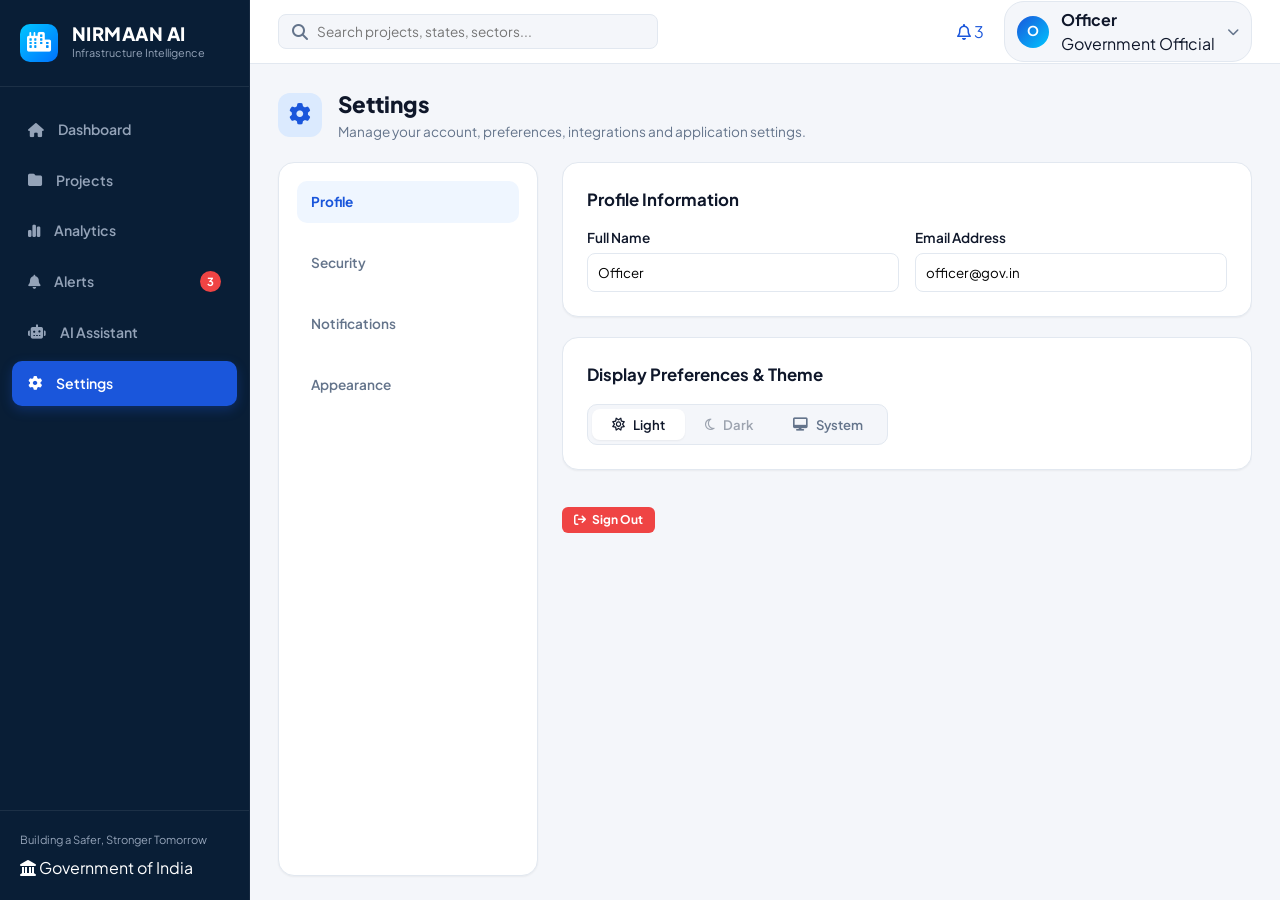
<file: SIH/settings.html>
<!DOCTYPE html>
<html lang="en" data-theme="light">
<head>
  <meta charset="UTF-8">
  <meta name="viewport" content="width=device-width, initial-scale=1.0">
  <title>NIRMAAN AI - Settings | Government of India</title>
  
  <!-- FontAwesome Icons -->
  <link rel="stylesheet" href="https://cdnjs.cloudflare.com/ajax/libs/font-awesome/6.4.0/css/all.min.css">
  
  <!-- Stylesheets -->
  <link rel="stylesheet" href="assets/css/common.css">
  <link rel="stylesheet" href="assets/css/components.css">
  <link rel="stylesheet" href="assets/css/settings.css">
</head>
<body>

  <div class="dashboard-shell-layout">
    <!-- Sidebar Navigation -->
    <aside class="app-sidebar">
      <div class="sidebar-header">
        <div class="sidebar-brand-icon"><i class="fa-solid fa-city"></i></div>
        <div class="sidebar-brand-text">
          <h2>NIRMAAN AI</h2>
          <p>Infrastructure Intelligence</p>
        </div>
      </div>

      <nav class="sidebar-nav">
        <a class="nav-item" href="dashboard.html">
          <div class="nav-item-left"><i class="fa-solid fa-house"></i> <span>Dashboard</span></div>
        </a>
        <a class="nav-item" href="projects.html">
          <div class="nav-item-left"><i class="fa-solid fa-folder"></i> <span>Projects</span></div>
        </a>
        <a class="nav-item" href="analytics.html">
          <div class="nav-item-left"><i class="fa-solid fa-chart-simple"></i> <span>Analytics</span></div>
        </a>
        <a class="nav-item" href="alerts.html">
          <div class="nav-item-left"><i class="fa-solid fa-bell"></i> <span>Alerts</span></div>
          <span class="nav-badge">3</span>
        </a>
        <a class="nav-item" href="ai-assistant.html">
          <div class="nav-item-left"><i class="fa-solid fa-robot"></i> <span>AI Assistant</span></div>
        </a>
        <a class="nav-item active" href="settings.html">
          <div class="nav-item-left"><i class="fa-solid fa-gear"></i> <span>Settings</span></div>
        </a>
      </nav>

      <div class="sidebar-footer">
        <div style="font-size: 0.7rem; color: #94a3b8; margin-bottom: 0.5rem;">Building a Safer, Stronger Tomorrow</div>
        <div class="sidebar-gov-footer">
          <i class="fa-solid fa-landmark"></i>
          <span>Government of India</span>
        </div>
      </div>
    </aside>

    <!-- Main Content Area -->
    <main class="app-main-content">
      <header class="app-topbar">
        <div class="topbar-search">
          <i class="fa-solid fa-magnifying-glass topbar-search-icon"></i>
          <input type="text" placeholder="Search projects, states, sectors...">
        </div>

        <div class="topbar-right">
          <a class="notification-btn" href="alerts.html">
            <i class="fa-regular fa-bell"></i>
            <span class="notification-badge-dot">3</span>
          </a>

          <div class="user-profile-badge" id="profile-dropdown-btn">
            <div class="profile-avatar">O</div>
            <div class="profile-details">
              <h4>Officer</h4>
              <p>Government Official</p>
            </div>
            <i class="fa-solid fa-chevron-down" style="font-size: 0.75rem; color: var(--text-muted);"></i>
          </div>
        </div>
      </header>

      <div class="page-content-area">
        <div class="settings-layout">
          <div class="page-header-row" style="display: flex; gap: 1rem; align-items: center;">
            <div class="page-header-icon" style="width: 44px; height: 44px; background: #dbeafe; color: #1a56db; border-radius: 12px; display: flex; align-items: center; justify-content: center; font-size: 1.35rem;"><i class="fa-solid fa-gear"></i></div>
            <div class="page-header-text">
              <h1 style="font-size: 1.4rem; font-weight: 800;">Settings</h1>
              <p style="font-size: 0.85rem; color: var(--text-muted);">Manage your account, preferences, integrations and application settings.</p>
            </div>
          </div>

          <div class="settings-container">
            <div class="settings-sub-sidebar">
              <div class="settings-menu-item active">Profile</div>
              <div class="settings-menu-item">Security</div>
              <div class="settings-menu-item">Notifications</div>
              <div class="settings-menu-item">Appearance</div>
            </div>

            <div class="settings-content-body">
              <div class="settings-card">
                <h3 style="font-size: 1.05rem; font-weight: 700; margin-bottom: 1rem;">Profile Information</h3>
                <div style="display: grid; grid-template-columns: 1fr 1fr; gap: 1rem; font-size: 0.85rem;">
                  <div><label style="display: block; margin-bottom: 4px; font-weight: 600;">Full Name</label><input type="text" value="Officer" style="width: 100%; padding: 0.65rem; border: 1px solid var(--border-color); border-radius: 8px;" readonly></div>
                  <div><label style="display: block; margin-bottom: 4px; font-weight: 600;">Email Address</label><input type="email" value="officer@gov.in" style="width: 100%; padding: 0.65rem; border: 1px solid var(--border-color); border-radius: 8px;" readonly></div>
                </div>
              </div>

              <div class="settings-card">
                <h3 style="font-size: 1.05rem; font-weight: 700; margin-bottom: 1rem;">Display Preferences & Theme</h3>
                <div class="theme-segmented-control" id="theme-mode-switcher">
                  <button type="button" class="theme-option-btn active" data-theme="light"><i class="fa-regular fa-sun"></i> Light</button>
                  <button type="button" class="theme-option-btn" data-theme="dark"><i class="fa-regular fa-moon"></i> Dark</button>
                  <button type="button" class="theme-option-btn" data-theme="system"><i class="fa-solid fa-desktop"></i> System</button>
                </div>
              </div>

              <div style="margin-top: 1rem;">
                <button type="button" class="btn-action-sm" id="btn-sign-out" style="background-color: #ef4444;"><i class="fa-solid fa-arrow-right-from-bracket"></i> Sign Out</button>
              </div>
            </div>
          </div>
        </div>
      </div>
    </main>
  </div>

  <script src="assets/js/common.js"></script>
  <script src="assets/js/settings.js"></script>
</body>
</html>
</file>
<file: SIH/assets/css/common.css>
/* 
   NIRMAAN AI - Shared Common Stylesheet
   Contains theme variables, typography, reset, sidebar & topbar layout.
*/

@import url('https://fonts.googleapis.com/css2?family=Plus+Jakarta+Sans:wght@300;400;500;600;700;800&family=Inter:wght@300;400;500;600;700&display=swap');

:root {
  --color-primary: #091e36;
  --color-primary-light: #16385c;
  --color-accent: #1a56db;
  --color-accent-hover: #1346b8;
  --color-accent-light: #eff6ff;

  --color-critical: #ef4444;
  --color-warning: #f59e0b;
  --color-info: #3b82f6;
  --color-success: #10b981;

  --bg-app: #f4f6fa;
  --bg-surface: #ffffff;
  --bg-sidebar: #091e36;
  --bg-sidebar-hover: #132e4e;
  --bg-sidebar-active: #1a56db;

  --border-color: #e2e8f0;
  --border-color-subtle: #f1f5f9;

  --text-main: #0f172a;
  --text-muted: #64748b;
  --text-light: #94a3b8;

  --shadow-sm: 0 1px 2px 0 rgba(0, 0, 0, 0.05);
  --shadow-md: 0 4px 6px -1px rgba(0, 0, 0, 0.07);
}

[data-theme="dark"] {
  --bg-app: #0b0f19;
  --bg-surface: #111827;
  --bg-sidebar: #070a12;
  --bg-sidebar-hover: #1e293b;
  --bg-sidebar-active: #2563eb;
  --border-color: #1f2937;
  --border-color-subtle: #374151;
  --text-main: #f9fafb;
  --text-muted: #9ca3af;
  --text-light: #6b7280;
  --color-accent-light: rgba(37, 99, 235, 0.15);
}

* {
  margin: 0;
  padding: 0;
  box-sizing: border-box;
  font-family: 'Plus Jakarta Sans', 'Inter', sans-serif;
  -webkit-font-smoothing: antialiased;
}

body {
  background-color: var(--bg-app);
  color: var(--text-main);
  line-height: 1.5;
  height: 100vh;
  width: 100vw;
  overflow: hidden;
}

button {
  font-family: inherit;
  cursor: pointer;
  border: none;
  background: none;
}

input, select, textarea {
  font-family: inherit;
  outline: none;
}

a {
  text-decoration: none;
  color: var(--color-accent);
}

.hidden { display: none !important; }

/* Dashboard Shell Layout */
.dashboard-shell-layout {
  display: flex;
  width: 100vw;
  height: 100vh;
  overflow: hidden;
}

.app-sidebar {
  width: 250px;
  background-color: var(--bg-sidebar);
  color: white;
  display: flex;
  flex-direction: column;
  justify-content: space-between;
  border-right: 1px solid rgba(255, 255, 255, 0.05);
  flex-shrink: 0;
  z-index: 10;
}

.sidebar-header {
  padding: 1.5rem 1.25rem;
  display: flex;
  align-items: center;
  gap: 0.85rem;
  border-bottom: 1px solid rgba(255, 255, 255, 0.08);
}

.sidebar-brand-icon {
  width: 38px;
  height: 38px;
  background: linear-gradient(135deg, #00c6ff, #0072ff);
  border-radius: 10px;
  display: flex;
  align-items: center;
  justify-content: center;
  font-size: 1.2rem;
  color: white;
}

.sidebar-brand-text h2 {
  font-size: 1.15rem;
  font-weight: 800;
  letter-spacing: 0.5px;
  color: white;
  line-height: 1;
}

.sidebar-brand-text p {
  font-size: 0.68rem;
  color: #94a3b8;
  margin-top: 2px;
}

.sidebar-nav {
  padding: 1.25rem 0.75rem;
  flex: 1;
  display: flex;
  flex-direction: column;
  gap: 0.35rem;
}

.nav-item {
  display: flex;
  align-items: center;
  justify-content: space-between;
  padding: 0.75rem 1rem;
  color: #94a3b8;
  font-weight: 600;
  font-size: 0.88rem;
  border-radius: 10px;
  transition: all 0.15s ease;
}

.nav-item-left {
  display: flex;
  align-items: center;
  gap: 0.85rem;
}

.nav-item:hover {
  background-color: var(--bg-sidebar-hover);
  color: white;
}

.nav-item.active {
  background-color: var(--bg-sidebar-active);
  color: white;
  box-shadow: 0 4px 12px rgba(26, 86, 219, 0.3);
}

.nav-badge {
  background-color: #ef4444;
  color: white;
  font-size: 0.7rem;
  font-weight: 700;
  padding: 2px 7px;
  border-radius: 12px;
}

.sidebar-footer {
  padding: 1.25rem;
  border-top: 1px solid rgba(255, 255, 255, 0.08);
}

.app-main-content {
  flex: 1;
  display: flex;
  flex-direction: column;
  height: 100vh;
  overflow: hidden;
  background-color: var(--bg-app);
}

.app-topbar {
  height: 64px;
  background-color: var(--bg-surface);
  border-bottom: 1px solid var(--border-color);
  padding: 0 1.75rem;
  display: flex;
  align-items: center;
  justify-content: space-between;
  flex-shrink: 0;
  z-index: 5;
}

.topbar-search {
  width: 380px;
  position: relative;
}

.topbar-search input {
  width: 100%;
  padding: 0.5rem 1rem 0.5rem 2.4rem;
  background-color: var(--bg-app);
  border: 1px solid var(--border-color);
  border-radius: 8px;
  color: var(--text-main);
  font-size: 0.85rem;
}

.topbar-search-icon {
  position: absolute;
  left: 0.85rem;
  top: 50%;
  transform: translateY(-50%);
  color: var(--text-muted);
}

.topbar-right {
  display: flex;
  align-items: center;
  gap: 1.25rem;
}

.user-profile-badge {
  display: flex;
  align-items: center;
  gap: 0.75rem;
  padding: 0.35rem 0.75rem;
  border-radius: 20px;
  background-color: var(--bg-app);
  border: 1px solid var(--border-color);
  cursor: pointer;
}

.profile-avatar {
  width: 32px;
  height: 32px;
  border-radius: 50%;
  background: linear-gradient(135deg, #1a56db, #00c6ff);
  color: white;
  display: flex;
  align-items: center;
  justify-content: center;
  font-weight: 700;
  font-size: 0.85rem;
}

.page-content-area {
  flex: 1;
  overflow-y: auto;
  padding: 1.5rem 1.75rem;
}
</file>
<file: SIH/assets/css/components.css>
/* 
   NIRMAAN AI - Reusable UI Components Stylesheet
*/

/* Metrics Summary Card Bar */
.metrics-summary-grid {
  display: grid;
  grid-template-columns: repeat(6, 1fr);
  gap: 1rem;
  margin-bottom: 1.25rem;
}

.metric-card {
  background-color: var(--bg-surface);
  border: 1px solid var(--border-color);
  border-radius: 14px;
  padding: 1.1rem;
  display: flex;
  align-items: flex-start;
  gap: 0.85rem;
  box-shadow: var(--shadow-sm);
  transition: transform var(--transition-fast), box-shadow var(--transition-fast);
}

.metric-card:hover {
  transform: translateY(-2px);
  box-shadow: var(--shadow-md);
}

.metric-icon-box {
  width: 38px;
  height: 38px;
  border-radius: 10px;
  display: flex;
  align-items: center;
  justify-content: center;
  font-size: 1.15rem;
  flex-shrink: 0;
}

.metric-icon-box.total    { background-color: #eff6ff; color: #1a56db; }
.metric-icon-box.critical { background-color: #fee2e2; color: #ef4444; }
.metric-icon-box.warning  { background-color: #fef3c7; color: #d97706; }
.metric-icon-box.delay    { background-color: #dbeafe; color: #2563eb; }
.metric-icon-box.cost     { background-color: #f3e8ff; color: #9333ea; }
.metric-icon-box.resolved { background-color: #d1fae5; color: #059669; }

.metric-info h4 {
  font-size: 0.78rem;
  font-weight: 600;
  color: var(--text-muted);
}

.metric-count {
  font-size: 1.45rem;
  font-weight: 800;
  color: var(--text-main);
  line-height: 1.1;
  margin: 2px 0;
}

.metric-sub {
  font-size: 0.7rem;
  color: var(--text-light);
}

/* Data Tables */
.data-table-container {
  background-color: var(--bg-surface);
  border: 1px solid var(--border-color);
  border-radius: 14px;
  overflow: hidden;
  box-shadow: var(--shadow-sm);
}

.data-table {
  width: 100%;
  border-collapse: collapse;
  font-size: 0.83rem;
  text-align: left;
}

.data-table th {
  background-color: var(--bg-app);
  color: var(--text-muted);
  font-weight: 700;
  padding: 0.75rem 1rem;
  border-bottom: 1px solid var(--border-color);
  white-space: nowrap;
}

.data-table td {
  padding: 0.85rem 1rem;
  border-bottom: 1px solid var(--border-color-subtle);
  color: var(--text-main);
  vertical-align: middle;
}

.data-table tr:hover {
  background-color: var(--border-color-subtle);
}

.status-badge {
  display: inline-flex;
  align-items: center;
  gap: 0.35rem;
  padding: 3px 9px;
  border-radius: 6px;
  font-size: 0.72rem;
  font-weight: 700;
}

.status-badge.delayed { background-color: #fee2e2; color: #ef4444; }
.status-badge.ongoing { background-color: #d1fae5; color: #059669; }
.status-badge.ontrack { background-color: #eff6ff; color: #1a56db; }

/* Progress Bar Component */
.progress-bar-wrap {
  width: 100%;
  height: 8px;
  background-color: var(--border-color);
  border-radius: 4px;
  overflow: hidden;
  position: relative;
}

.progress-bar-fill {
  height: 100%;
  border-radius: 4px;
  background-color: var(--color-accent);
  transition: width 0.5s ease;
}

.progress-bar-fill.high-risk { background-color: #ef4444; }
.progress-bar-fill.medium-risk { background-color: #f59e0b; }
.progress-bar-fill.low-risk { background-color: #10b981; }

/* Buttons */
.btn-action-sm {
  padding: 0.35rem 0.75rem;
  background-color: var(--color-primary);
  color: white;
  border-radius: 6px;
  font-size: 0.75rem;
  font-weight: 700;
  display: inline-flex;
  align-items: center;
  gap: 0.35rem;
}

.btn-action-sm:hover {
  background-color: var(--color-accent);
}
</file>
<file: SIH/assets/css/ai-assistant.css>
/* 
   NIRMAAN AI - AI Assistant Stylesheet (Screen 8)
*/

.ai-assistant-layout {
  display: flex;
  flex-direction: column;
  gap: 1.25rem;
  height: 100%;
}

.ai-assistant-grid {
  display: flex;
  gap: 1.25rem;
  flex: 1;
  overflow: hidden;
}

.ai-left-column {
  flex: 1;
  display: flex;
  flex-direction: column;
  gap: 1rem;
  overflow-y: auto;
}

.quick-actions-panel {
  background-color: var(--bg-surface);
  border: 1px solid var(--border-color);
  border-radius: 14px;
  padding: 1.15rem;
  box-shadow: var(--shadow-sm);
}

.quick-action-pill-btn {
  width: 100%;
  padding: 0.65rem 0.85rem;
  background-color: var(--bg-app);
  border: 1px solid var(--border-color);
  border-radius: 10px;
  font-size: 0.8rem;
  font-weight: 600;
  color: var(--text-main);
  text-align: left;
  display: flex;
  align-items: center;
  gap: 0.65rem;
  margin-bottom: 0.6rem;
  transition: all var(--transition-fast);
}

.quick-action-pill-btn:hover {
  background-color: var(--color-accent-light);
  border-color: var(--color-accent);
  color: var(--color-accent);
}

.ai-chat-column {
  flex: 2.4;
  background-color: var(--bg-surface);
  border: 1px solid var(--border-color);
  border-radius: 16px;
  display: flex;
  flex-direction: column;
  overflow: hidden;
  box-shadow: var(--shadow-md);
}

.chat-history-body {
  flex: 1;
  padding: 1.5rem;
  overflow-y: auto;
  display: flex;
  flex-direction: column;
  gap: 1.25rem;
}

.chat-message-row {
  display: flex;
  gap: 0.85rem;
  max-width: 90%;
}

.chat-message-row.user {
  align-self: flex-end;
  flex-direction: row-reverse;
}

.chat-bubble {
  padding: 1rem 1.15rem;
  border-radius: 16px;
  font-size: 0.88rem;
  line-height: 1.5;
}

.chat-message-row.user .chat-bubble {
  background-color: var(--color-accent);
  color: white;
}

.chat-message-row.bot .chat-bubble {
  background-color: var(--bg-app);
  color: var(--text-main);
  border: 1px solid var(--border-color);
}

.chat-input-bar {
  padding: 1rem 1.25rem;
  border-top: 1px solid var(--border-color);
  display: flex;
  align-items: center;
  gap: 0.75rem;
  background-color: var(--bg-surface);
}

.chat-text-input {
  flex: 1;
  padding: 0.65rem 1rem;
  border: 1px solid var(--border-color);
  border-radius: 20px;
  background-color: var(--bg-app);
  color: var(--text-main);
}

.ai-right-column {
  flex: 1.1;
  display: flex;
  flex-direction: column;
  gap: 1rem;
  overflow-y: auto;
}
</file>
<file: SIH/assets/css/alerts.css>
/* 
   NIRMAAN AI - Alert Center Stylesheet (Screen 6)
*/

.alert-center-layout {
  display: flex;
  flex-direction: column;
  gap: 1.25rem;
  height: 100%;
}

.alert-main-container {
  display: flex;
  gap: 1.25rem;
  flex: 1;
}

.alert-feed-column {
  flex: 2.5;
  display: flex;
  flex-direction: column;
  gap: 1rem;
}

.feed-filter-bar {
  display: flex;
  align-items: center;
  justify-content: space-between;
  background-color: var(--bg-surface);
  border: 1px solid var(--border-color);
  border-radius: 12px;
  padding: 0.5rem 0.85rem;
}

.filter-tabs {
  display: flex;
  align-items: center;
  gap: 0.35rem;
  overflow-x: auto;
}

.tab-btn {
  padding: 0.45rem 0.85rem;
  font-size: 0.8rem;
  font-weight: 600;
  color: var(--text-muted);
  border-radius: 8px;
  white-space: nowrap;
}

.tab-btn.active {
  background-color: var(--color-accent-light);
  color: var(--color-accent);
  font-weight: 700;
}

.alert-list {
  display: flex;
  flex-direction: column;
  gap: 0.85rem;
}

.alert-item-card {
  background-color: var(--bg-surface);
  border: 1px solid var(--border-color);
  border-radius: 14px;
  padding: 1.15rem 1.35rem;
  display: flex;
  align-items: center;
  justify-content: space-between;
  gap: 1rem;
  border-left: 4px solid var(--border-color);
  box-shadow: var(--shadow-sm);
}

.alert-item-card.critical { border-left-color: #ef4444; }
.alert-item-card.warning  { border-left-color: #f59e0b; }
.alert-item-card.info     { border-left-color: #3b82f6; }
.alert-item-card.resolved { border-left-color: #10b981; }

.alert-item-left {
  display: flex;
  align-items: flex-start;
  gap: 1rem;
  flex: 1.5;
}

.alert-type-icon {
  width: 36px;
  height: 36px;
  border-radius: 50%;
  display: flex;
  align-items: center;
  justify-content: center;
  font-size: 1.1rem;
  flex-shrink: 0;
}

.alert-type-icon.critical { background-color: #ef4444; color: white; }
.alert-type-icon.warning  { background-color: #f59e0b; color: white; }
.alert-type-icon.info     { background-color: #3b82f6; color: white; }
.alert-type-icon.resolved { background-color: #10b981; color: white; }

.alert-sidebar-column {
  flex: 1;
  display: flex;
  flex-direction: column;
  gap: 1rem;
}

.sidebar-panel-card {
  background-color: var(--bg-surface);
  border: 1px solid var(--border-color);
  border-radius: 14px;
  padding: 1.25rem;
  box-shadow: var(--shadow-sm);
}
</file>
<file: SIH/assets/css/analytics.css>
/* 
   NIRMAAN AI - Risk Analytics Stylesheet (Screen 5)
*/

.analytics-layout {
  display: flex;
  flex-direction: column;
  gap: 1.25rem;
}

.analytics-grid-2col {
  display: grid;
  grid-template-columns: 1fr 1fr;
  gap: 1.25rem;
}

.analytics-card {
  background-color: var(--bg-surface);
  border: 1px solid var(--border-color);
  border-radius: 16px;
  padding: 1.25rem;
  box-shadow: var(--shadow-sm);
}

.analytics-card-title {
  font-size: 0.95rem;
  font-weight: 700;
  color: var(--text-main);
  margin-bottom: 1rem;
}
</file>
<file: SIH/assets/css/dashboard.css>
/* 
   NIRMAAN AI - Dashboard Overview Stylesheet (Screen 2)
*/

.dashboard-layout {
  display: flex;
  flex-direction: column;
  gap: 1.25rem;
}

.dashboard-grid-row {
  display: grid;
  grid-template-columns: repeat(3, 1fr);
  gap: 1.25rem;
}

.dashboard-card {
  background-color: var(--bg-surface);
  border: 1px solid var(--border-color);
  border-radius: 16px;
  padding: 1.25rem;
  box-shadow: var(--shadow-sm);
}

.dashboard-card-header {
  display: flex;
  align-items: center;
  justify-content: space-between;
  margin-bottom: 1rem;
}

.dashboard-card-title {
  font-size: 0.95rem;
  font-weight: 700;
  color: var(--text-main);
}

/* Donut & Bar Chart Containers */
.donut-wrapper {
  display: flex;
  align-items: center;
  gap: 1.5rem;
  justify-content: center;
  padding: 0.5rem 0;
}

.state-bar-chart-container {
  display: flex;
  align-items: flex-end;
  justify-content: space-between;
  height: 140px;
  padding-top: 1rem;
  border-bottom: 1px solid var(--border-color);
}

.bar-col {
  display: flex;
  flex-direction: column;
  align-items: center;
  gap: 0.35rem;
  flex: 1;
}

.bar-stick {
  width: 24px;
  background: linear-gradient(180deg, #ef4444 0%, #f97316 100%);
  border-radius: 6px 6px 0 0;
  transition: height 0.6s ease;
}

.bar-label {
  font-size: 0.72rem;
  color: var(--text-muted);
}
</file>
<file: SIH/assets/css/login.css>
/* 
   NIRMAAN AI - Pixel Perfect Login Page Stylesheet
   Directly matching Image 1 screenshot reference
*/

.login-body {
  margin: 0;
  padding: 0;
  width: 100vw;
  height: 100vh;
  overflow: hidden;
  background-color: #081d33;
}

.login-container {
  display: flex;
  width: 100vw;
  height: 100vh;
  position: relative;
  overflow: hidden;
}

/* ==========================================
   LEFT HERO SECTION
   ========================================== */
.login-left-section {
  flex: 1.25;
  position: relative;
  background: linear-gradient(135deg, rgba(8, 29, 51, 0.94) 0%, rgba(11, 38, 66, 0.88) 100%),
              url('../images/nirmaan_hero.jpg') center/cover no-repeat;
  color: #ffffff;
  padding: 2.75rem 3.5rem;
  display: flex;
  flex-direction: column;
  justify-content: space-between;
  clip-path: polygon(0 0, 100% 0, 93% 100%, 0 100%);
  z-index: 2;
  box-shadow: 12px 0 35px rgba(0, 0, 0, 0.35);
}

.top-left-gov {
  display: flex;
  align-items: center;
  gap: 0.85rem;
}

.ashoka-emblem-small {
  height: 42px;
  width: auto;
  filter: brightness(0) invert(1);
}

.gov-text-block .gov-heading {
  font-size: 0.82rem;
  font-weight: 700;
  letter-spacing: 0.3px;
  color: #f1f5f9;
}

.gov-text-block .gov-subheading {
  font-size: 0.72rem;
  font-weight: 500;
  color: #cbd5e1;
}

.gov-text-block .gov-motto {
  font-size: 0.65rem;
  font-style: italic;
  color: #94a3b8;
}

.hero-center-content {
  max-width: 590px;
  margin-top: -1rem;
}

.nirmaan-brand-header {
  display: flex;
  align-items: center;
  gap: 1.15rem;
  margin-bottom: 1.5rem;
}

.nirmaan-logo-3d {
  width: 58px;
  height: 58px;
  background: linear-gradient(135deg, #00c6ff, #0072ff);
  border-radius: 16px;
  display: flex;
  align-items: center;
  justify-content: center;
  box-shadow: 0 10px 25px rgba(0, 114, 255, 0.45);
  font-size: 2.2rem;
  font-weight: 900;
  color: #ffffff;
  border: 1px solid rgba(255, 255, 255, 0.2);
}

.nirmaan-title-block h1 {
  font-size: 2.35rem;
  font-weight: 800;
  letter-spacing: 1px;
  line-height: 1;
  color: #ffffff;
}

.nirmaan-title-block p {
  font-size: 1.05rem;
  font-weight: 400;
  color: #94a3b8;
  letter-spacing: 0.5px;
  margin-top: 3px;
}

.nirmaan-tagline-desc {
  font-size: 1.02rem;
  color: #e2e8f0;
  line-height: 1.55;
  margin-bottom: 2.25rem;
  font-weight: 400;
}

/* 4 Feature Cards Grid */
.features-4col-grid {
  display: grid;
  grid-template-columns: repeat(4, 1fr);
  gap: 0.85rem;
}

.feature-card-item {
  background: rgba(255, 255, 255, 0.08);
  backdrop-filter: blur(16px);
  -webkit-backdrop-filter: blur(16px);
  border: 1px solid rgba(255, 255, 255, 0.14);
  border-radius: 12px;
  padding: 1.1rem 0.9rem;
  transition: transform 0.25s ease, background 0.25s ease;
}

.feature-card-item:hover {
  transform: translateY(-4px);
  background: rgba(255, 255, 255, 0.14);
}

.feature-icon-wrapper {
  width: 40px;
  height: 40px;
  background: rgba(255, 255, 255, 0.15);
  border-radius: 10px;
  display: flex;
  align-items: center;
  justify-content: center;
  font-size: 1.15rem;
  color: #60a5fa;
  margin-bottom: 0.75rem;
}

.feature-card-item h4 {
  font-size: 0.82rem;
  font-weight: 700;
  color: #ffffff;
  margin-bottom: 0.3rem;
  line-height: 1.25;
}

.feature-card-item p {
  font-size: 0.72rem;
  color: #cbd5e1;
  line-height: 1.35;
}

.left-bottom-motto {
  font-size: 0.7rem;
  letter-spacing: 1.8px;
  font-weight: 700;
  color: rgba(255, 255, 255, 0.45);
  text-transform: uppercase;
}

/* ==========================================
   RIGHT LOGIN SECTION
   ========================================== */
.login-right-section {
  flex: 0.85;
  background-color: #f4f6fa;
  display: flex;
  flex-direction: column;
  justify-content: space-between;
  align-items: center;
  padding: 2.25rem 3rem;
  position: relative;
}

.top-right-viksit-container {
  align-self: flex-end;
  display: flex;
  align-items: center;
  gap: 0.5rem;
}

.viksit-text-group {
  text-align: right;
  line-height: 1;
}

.viksit-title {
  font-size: 0.82rem;
  font-weight: 800;
  color: #0b2341;
}

.viksit-year {
  font-size: 0.88rem;
  font-weight: 900;
  color: #0b2341;
}

.viksit-tricolor-curve {
  width: 32px;
  height: 16px;
}

/* Card Styling */
.login-box-card {
  background: #ffffff;
  border: 1px solid #e2e8f0;
  border-radius: 18px;
  box-shadow: 0 16px 36px rgba(0, 0, 0, 0.05);
  padding: 2.5rem 2.25rem;
  width: 100%;
  max-width: 430px;
}

.card-emblem-header {
  text-align: center;
  margin-bottom: 1.75rem;
}

.ashoka-emblem-card {
  width: 48px;
  height: auto;
  margin-bottom: 0.5rem;
}

.card-nirmaan-title {
  font-size: 1.35rem;
  font-weight: 800;
  color: #0b2341;
  margin: 0;
  letter-spacing: 0.5px;
}

.card-nirmaan-sub {
  font-size: 0.8rem;
  font-weight: 500;
  color: #64748b;
  margin-top: 2px;
}

.welcome-heading-block {
  text-align: left;
  margin-bottom: 1.5rem;
}

.welcome-heading-block h3 {
  font-size: 1.25rem;
  font-weight: 800;
  color: #0f172a;
  margin-bottom: 3px;
}

.welcome-heading-block p {
  font-size: 0.82rem;
  color: #64748b;
}

.form-field-wrapper {
  margin-bottom: 1.15rem;
  text-align: left;
}

.form-field-wrapper label {
  display: block;
  font-size: 0.8rem;
  font-weight: 600;
  color: #1e293b;
  margin-bottom: 0.4rem;
}

.input-icon-group {
  position: relative;
  display: flex;
  align-items: center;
}

.field-left-icon {
  position: absolute;
  left: 0.95rem;
  color: #94a3b8;
  font-size: 0.95rem;
  pointer-events: none;
}

.field-right-icon {
  position: absolute;
  right: 0.95rem;
  color: #94a3b8;
  font-size: 0.95rem;
  cursor: pointer;
}

.custom-input {
  width: 100%;
  padding: 0.72rem 1rem 0.72rem 2.6rem;
  border: 1px solid #cbd5e1;
  border-radius: 10px;
  font-size: 0.88rem;
  color: #0f172a;
  background-color: #ffffff;
  transition: border-color 0.15s ease, box-shadow 0.15s ease;
}

.custom-input:focus {
  border-color: #1a56db;
  box-shadow: 0 0 0 3px rgba(26, 86, 219, 0.12);
}

.form-extra-options {
  display: flex;
  align-items: center;
  justify-content: space-between;
  margin-bottom: 1.5rem;
  font-size: 0.8rem;
}

.remember-check {
  display: flex;
  align-items: center;
  gap: 0.45rem;
  color: #64748b;
  cursor: pointer;
}

.remember-check input {
  accent-color: #1a56db;
}

.forgot-link {
  color: #1a56db;
  font-weight: 600;
}

.btn-signin-submit {
  width: 100%;
  padding: 0.82rem;
  background-color: #0b2341;
  color: #ffffff;
  font-weight: 700;
  font-size: 0.92rem;
  border-radius: 10px;
  display: flex;
  align-items: center;
  justify-content: center;
  gap: 0.5rem;
  box-shadow: 0 4px 12px rgba(11, 35, 65, 0.3);
  transition: background-color 0.15s ease, transform 0.15s ease;
}

.btn-signin-submit:hover {
  background-color: #16385c;
  transform: translateY(-1px);
}

.card-security-footer {
  margin-top: 1.75rem;
  padding-top: 1.15rem;
  border-top: 1px solid #f1f5f9;
  text-align: center;
}

.secure-label {
  display: flex;
  align-items: center;
  justify-content: center;
  gap: 0.35rem;
  font-size: 0.73rem;
  font-weight: 700;
  color: #475569;

}

.secure-gov-text {
  font-size: 0.68rem;
  color: #94a3b8;
  margin-top: 2px;
}
</file>
<file: SIH/assets/css/projects.css>
/* 
   NIRMAAN AI - Projects List & Detail Views Stylesheet (Screens 3 & 4)
*/

.projects-layout {
  display: flex;
  flex-direction: column;
  gap: 1.25rem;
}

.projects-filter-bar {
  display: flex;
  align-items: center;
  justify-content: space-between;
  background-color: var(--bg-surface);
  border: 1px solid var(--border-color);
  border-radius: 14px;
  padding: 0.75rem 1.15rem;
  box-shadow: var(--shadow-sm);
}

.filter-group-inline {
  display: flex;
  align-items: center;
  gap: 0.75rem;
}

.filter-group-inline select {
  padding: 0.45rem 0.85rem;
  border: 1px solid var(--border-color);
  border-radius: 8px;
  background-color: var(--bg-surface);
  color: var(--text-main);
  font-size: 0.82rem;
}

/* Project Detail View (Screen 4) */
.project-detail-layout {
  display: flex;
  flex-direction: column;
  gap: 1.25rem;
}

.detail-hero-banner {
  background-color: var(--bg-surface);
  border: 1px solid var(--border-color);
  border-radius: 16px;
  padding: 1.5rem;
  display: flex;
  align-items: center;
  justify-content: space-between;
  box-shadow: var(--shadow-sm);
}

.detail-header-left h1 {
  font-size: 1.5rem;
  font-weight: 800;
  color: var(--text-main);
}

.detail-chips-row {
  display: flex;
  align-items: center;
  gap: 0.75rem;
  margin-top: 0.4rem;
}

.chip-tag {
  font-size: 0.75rem;
  font-weight: 600;
  padding: 2px 10px;
  border-radius: 6px;
  background-color: var(--bg-app);
  color: var(--text-muted);
}

.detail-metrics-grid {
  display: grid;
  grid-template-columns: repeat(3, 1fr);
  gap: 1.25rem;
}

.detail-gauge-card {
  background-color: var(--bg-surface);
  border: 1px solid var(--border-color);
  border-radius: 16px;
  padding: 1.25rem;
  text-align: center;
}

.gauge-val {
  font-size: 2.2rem;
  font-weight: 800;
  color: #ef4444;
  margin: 0.5rem 0;
}
</file>
<file: SIH/assets/css/settings.css>
/* 
   NIRMAAN AI - Settings Stylesheet (Screens 7 & 9)
*/

.settings-layout {
  display: flex;
  flex-direction: column;
  gap: 1.25rem;
  height: 100%;
}

.settings-container {
  display: flex;
  gap: 1.5rem;
  flex: 1;
}

.settings-sub-sidebar {
  width: 260px;
  background-color: var(--bg-surface);
  border: 1px solid var(--border-color);
  border-radius: 16px;
  padding: 1.15rem;
  display: flex;
  flex-direction: column;
  gap: 1.25rem;
  box-shadow: var(--shadow-sm);
  flex-shrink: 0;
}

.settings-menu-item {
  display: flex;
  align-items: center;
  justify-content: space-between;
  padding: 0.65rem 0.85rem;
  border-radius: 10px;
  color: var(--text-muted);
  font-size: 0.85rem;
  font-weight: 600;
  cursor: pointer;
  transition: all var(--transition-fast);
}

.settings-menu-item.active {
  background-color: var(--color-accent-light);
  color: var(--color-accent);
  font-weight: 700;
}

.settings-content-body {
  flex: 1;
  display: flex;
  flex-direction: column;
  gap: 1.25rem;
  overflow-y: auto;
}

.settings-card {
  background-color: var(--bg-surface);
  border: 1px solid var(--border-color);
  border-radius: 16px;
  padding: 1.5rem;
  box-shadow: var(--shadow-sm);
}

/* Switches & Segmented Theme Switches */
.switch {
  position: relative;
  display: inline-block;
  width: 44px;
  height: 24px;
}

.switch input { opacity: 0; width: 0; height: 0; }

.slider {
  position: absolute;
  cursor: pointer;
  top: 0; left: 0; right: 0; bottom: 0;
  background-color: #cbd5e1;
  transition: .3s;
  border-radius: 24px;
}

.slider:before {
  position: absolute;
  content: "";
  height: 18px; width: 18px;
  left: 3px; bottom: 3px;
  background-color: white;
  transition: .3s;
  border-radius: 50%;
}

input:checked + .slider { background-color: var(--color-accent); }
input:checked + .slider:before { transform: translateX(20px); }

.theme-segmented-control {
  display: flex;
  background-color: var(--bg-app);
  border: 1px solid var(--border-color);
  border-radius: 10px;
  padding: 4px;
  width: fit-content;
}

.theme-option-btn {
  padding: 0.45rem 1.25rem;
  border-radius: 8px;
  font-size: 0.82rem;
  font-weight: 600;
  color: var(--text-muted);
  display: flex;
  align-items: center;
  gap: 0.5rem;
}

.theme-option-btn.active {
  background-color: var(--bg-surface);
  color: var(--text-main);
  box-shadow: var(--shadow-sm);
}
</file>
